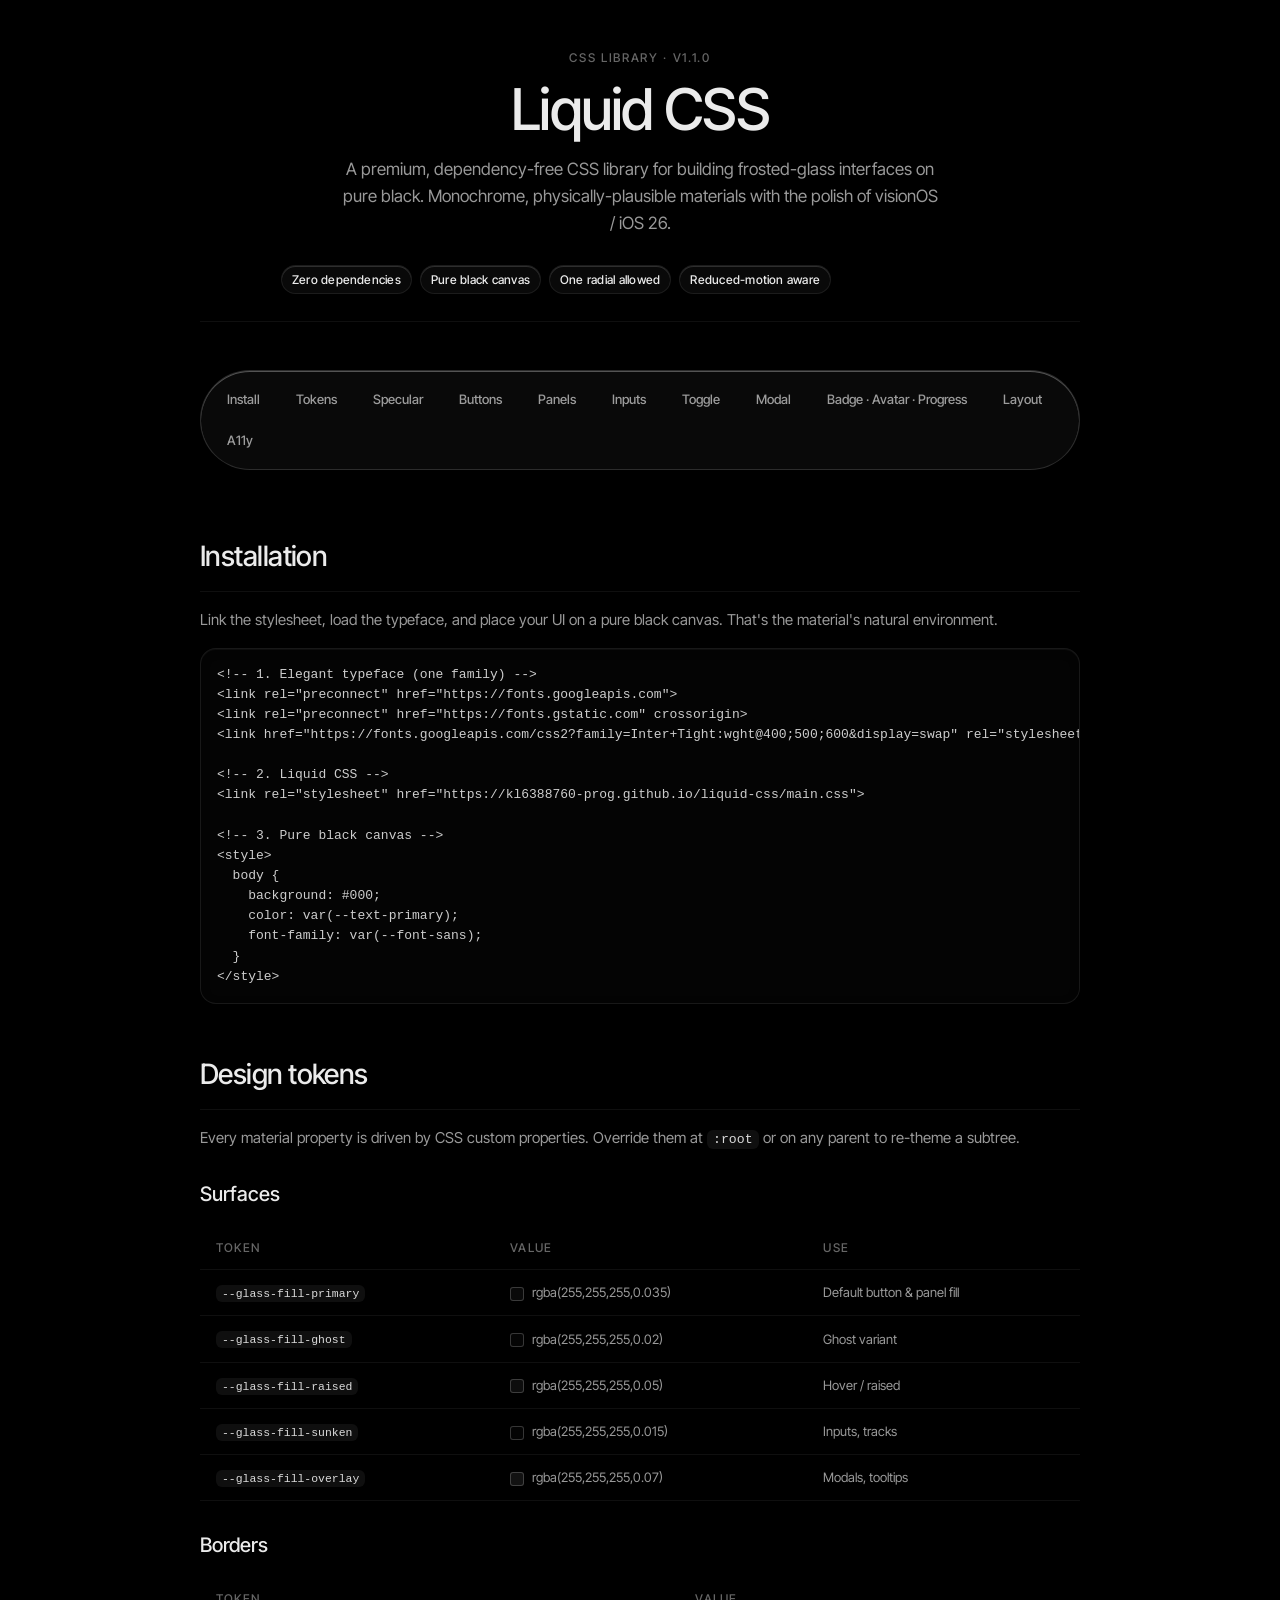
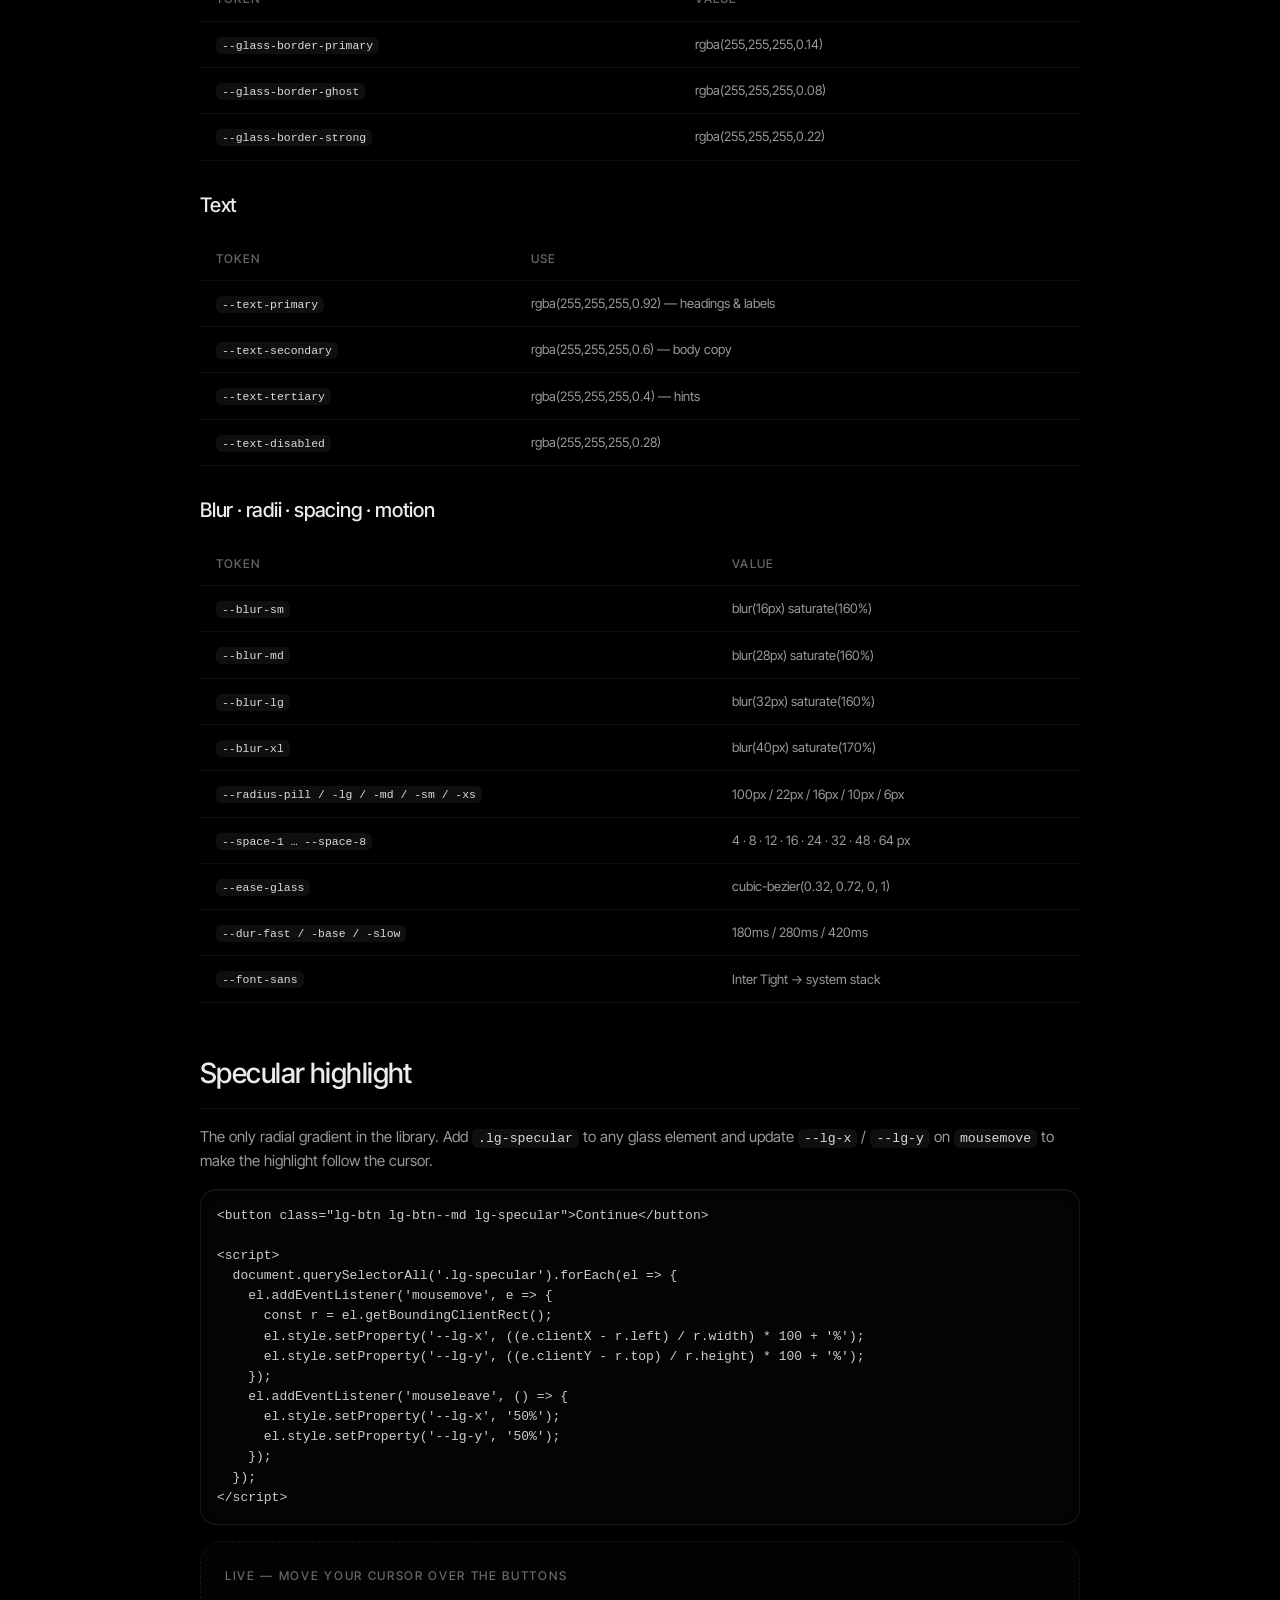
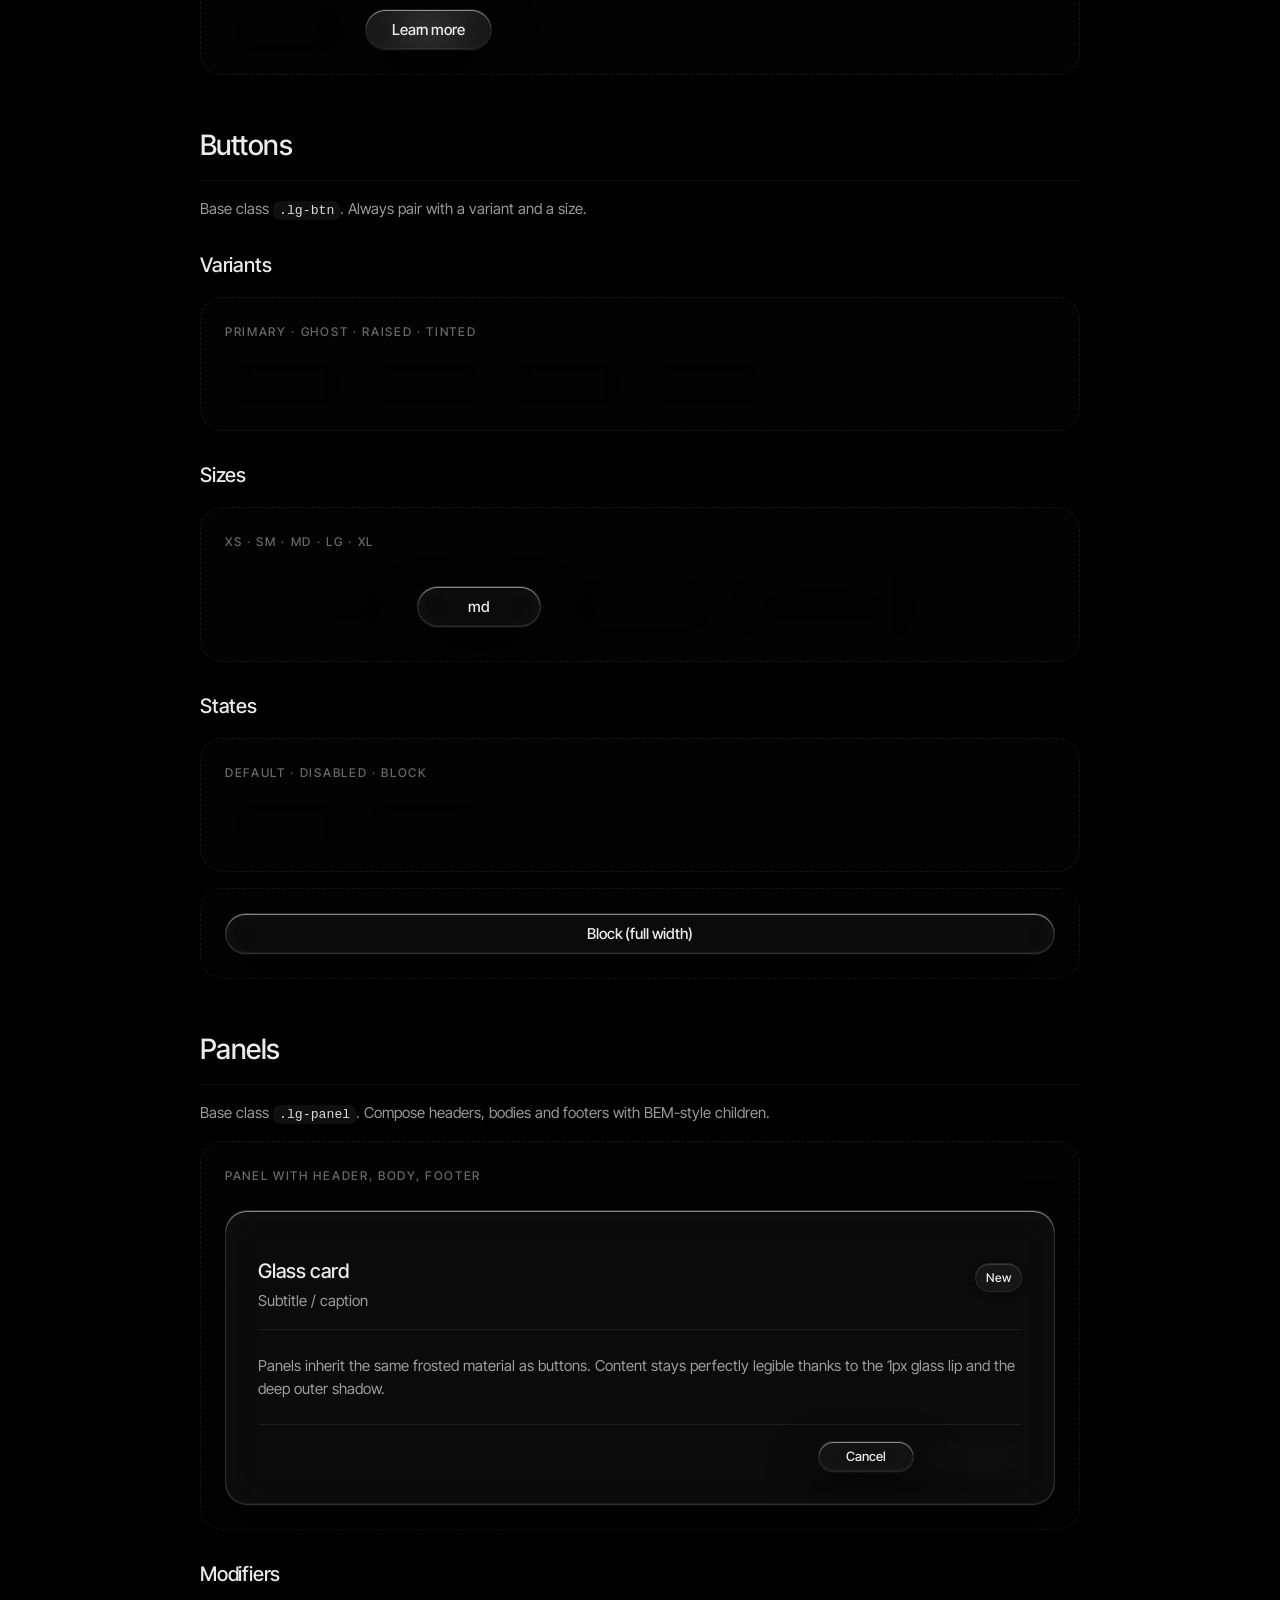
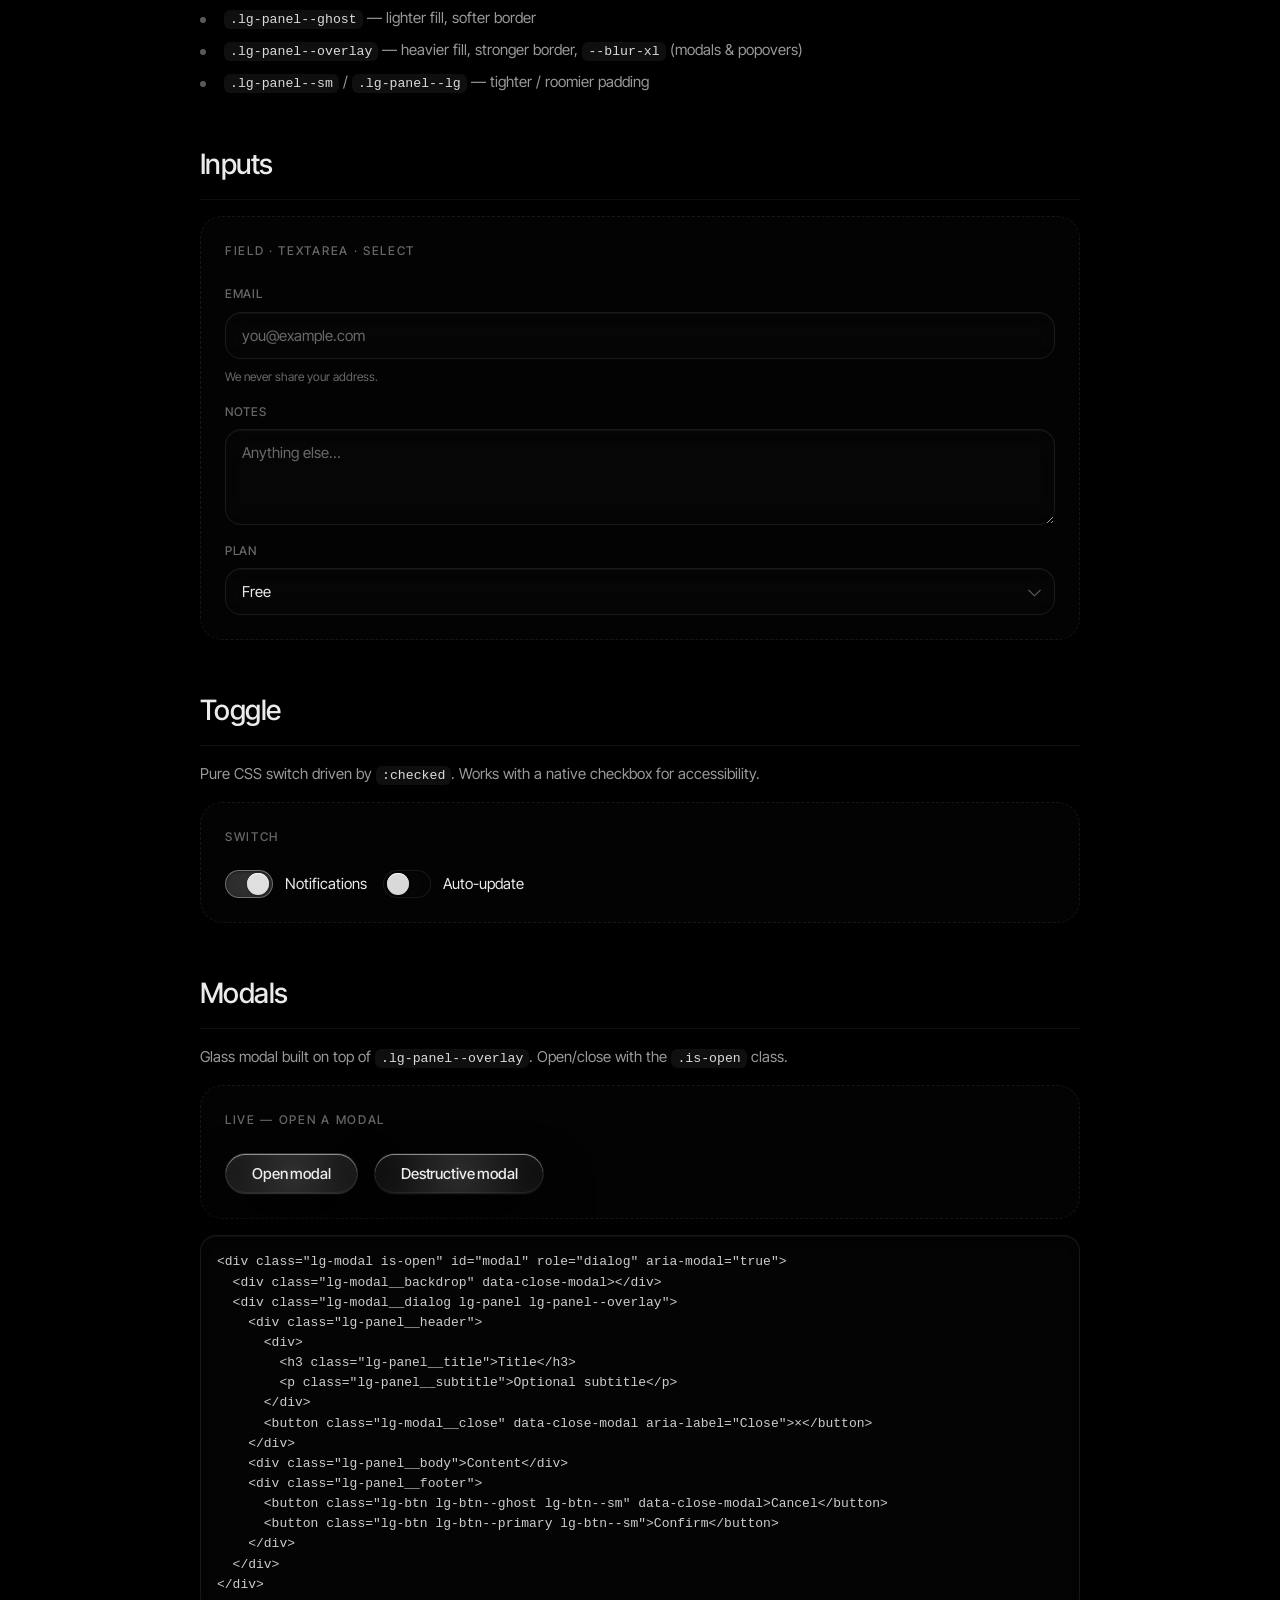
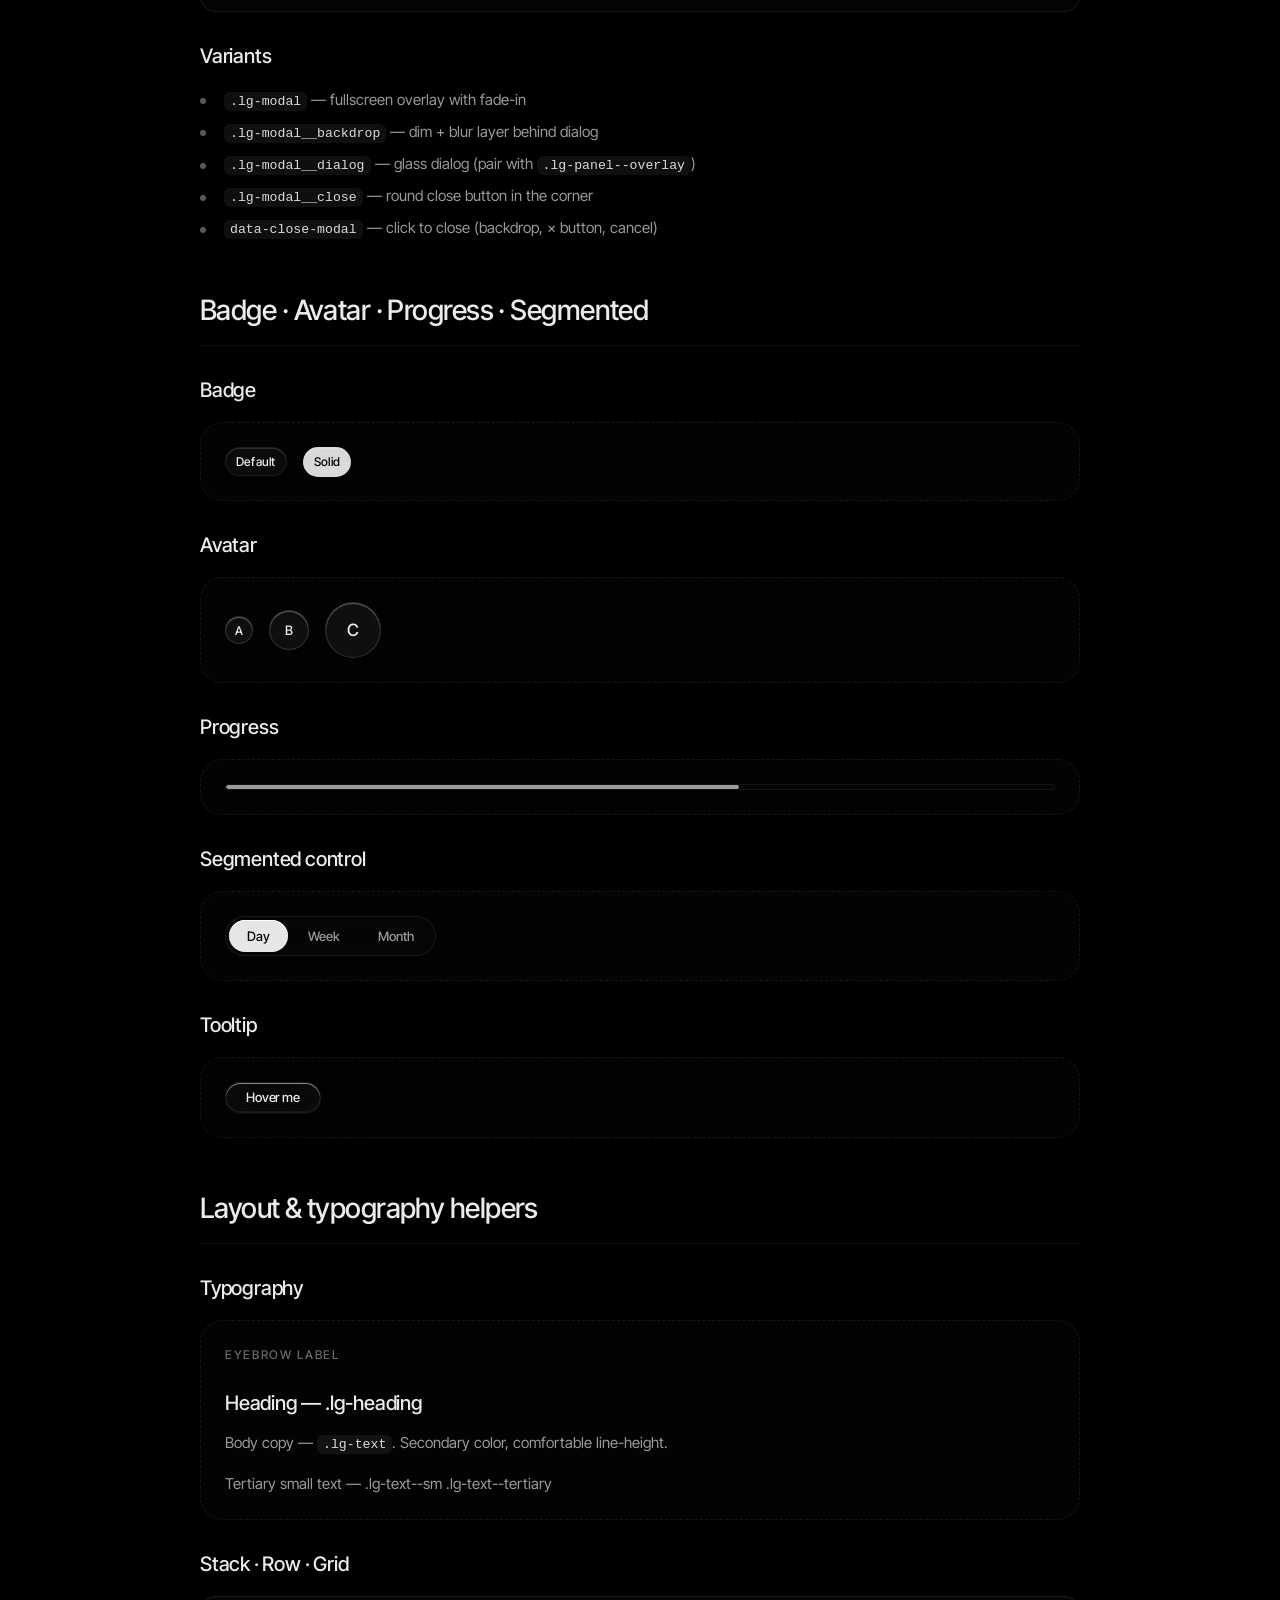
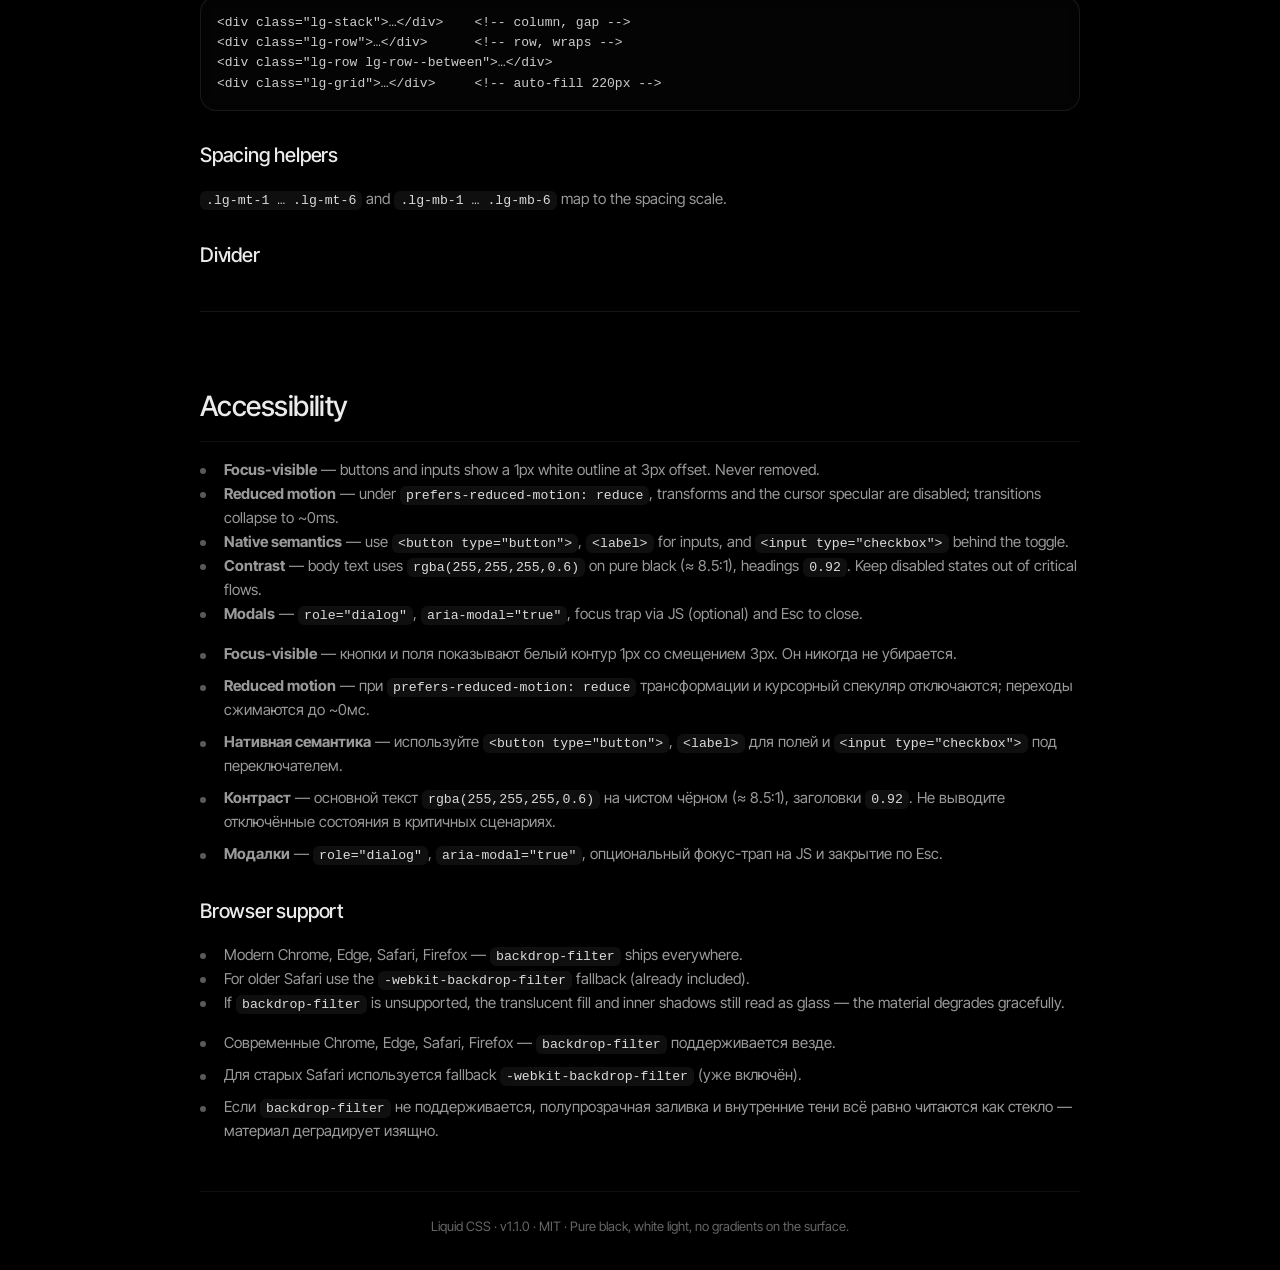
<file: index.html>
<!DOCTYPE html>
<html lang="en">
<head>
  <meta charset="UTF-8">
  <meta name="viewport" content="width=device-width, initial-scale=1.0">
  <title>Liquid CSS — Documentation</title>

  <link rel="preconnect" href="https://fonts.googleapis.com">
  <link rel="preconnect" href="https://fonts.gstatic.com" crossorigin>
  <link href="https://fonts.googleapis.com/css2?family=Inter+Tight:wght@400;500;600&display=swap" rel="stylesheet">

  <!-- ══ Liquid CSS (updated library, see main.css below) ══ -->
  <link rel="stylesheet" href="main.css">

  <style>
    /* ══════════════════════════════════════════════════════
       DOC PAGE LAYOUT (uses Liquid CSS tokens)
       ══════════════════════════════════════════════════════ */
    * { margin: 0; padding: 0; box-sizing: border-box; }

    body {
      background: #000;
      color: var(--text-primary);
      font-family: var(--font-sans);
      text-rendering: optimizeLegibility;
      -webkit-font-smoothing: antialiased;
      -moz-osx-font-smoothing: grayscale;
      line-height: 1.6;
      padding: var(--space-7) var(--space-5);
    }

    .doc {
      max-width: 880px;
      margin: 0 auto;
      display: flex;
      flex-direction: column;
      gap: var(--space-7);
    }

    /* ── Hero ── */
    .doc-hero {
      text-align: center;
      padding-bottom: var(--space-5);
      border-bottom: 1px solid rgba(255, 255, 255, 0.06);
    }

    .doc-hero h1 {
      font-size: clamp(2.4rem, 6vw, 3.6rem);
      font-weight: 500;
      letter-spacing: -0.03em;
      line-height: 1.05;
      margin: var(--space-3) 0 var(--space-4);
      color: var(--text-primary);
    }

    .doc-hero p {
      font-size: var(--fs-lg);
      color: var(--text-secondary);
      max-width: 60ch;
      margin: 0 auto;
    }

    .doc-version {
      display: inline-flex;
      gap: var(--space-2);
      margin-top: var(--space-5);
      flex-wrap: wrap;
      justify-content: center;
    }

    /* ── Language switch ── */
    .lang-switch {
      display: inline-flex;
      gap: 2px;
      padding: 3px;
      background: var(--glass-fill-sunken);
      border: 1px solid var(--glass-border-ghost);
      border-radius: var(--radius-pill);
      backdrop-filter: var(--blur-sm);
      -webkit-backdrop-filter: var(--blur-sm);
      box-shadow:
        inset 0 1px 2px rgba(0, 0, 0, 0.3),
        0 4px 12px rgba(0, 0, 0, 0.3);
      margin-top: var(--space-5);
    }

    .lang-switch button {
      appearance: none;
      border: none;
      background: transparent;
      color: var(--text-secondary);
      font-family: var(--font-sans);
      font-size: var(--fs-sm);
      font-weight: 500;
      padding: 6px 16px;
      border-radius: var(--radius-pill);
      cursor: pointer;
      transition:
        background var(--dur-base) var(--ease-glass),
        color var(--dur-base) var(--ease-glass),
        box-shadow var(--dur-base) var(--ease-glass);
    }

    .lang-switch button:hover {
      color: var(--text-primary);
    }

    .lang-switch button.is-active {
      background: rgba(255, 255, 255, 0.9);
      color: #000;
      box-shadow:
        0 1px 3px rgba(0, 0, 0, 0.4),
        inset 0 1px 0 rgba(255, 255, 255, 0.9);
    }

    .lang-switch button:focus-visible {
      outline: 1px solid rgba(255, 255, 255, 0.6);
      outline-offset: 2px;
    }

    /* ── Section ── */
    .doc-section {
      display: flex;
      flex-direction: column;
      gap: var(--space-4);
    }

    .doc-section h2 {
      font-size: var(--fs-2xl);
      font-weight: 500;
      letter-spacing: -0.02em;
      color: var(--text-primary);
      padding-bottom: var(--space-3);
      border-bottom: 1px solid rgba(255, 255, 255, 0.06);
    }

    .doc-section h3 {
      font-size: var(--fs-xl);
      font-weight: 500;
      letter-spacing: -0.01em;
      color: var(--text-primary);
      margin-top: var(--space-3);
    }

    .doc-section p,
    .doc-section li {
      font-size: var(--fs-md);
      color: var(--text-secondary);
    }

    .doc-section ul {
      list-style: none;
      padding: 0;
      display: flex;
      flex-direction: column;
      gap: var(--space-2);
    }

    .doc-section ul li {
      padding-left: var(--space-5);
      position: relative;
    }

    .doc-section ul li::before {
      content: "";
      position: absolute;
      left: 0;
      top: 0.7em;
      width: 6px;
      height: 6px;
      border-radius: 50%;
      background: rgba(255, 255, 255, 0.35);
    }

    /* ── Code blocks ── */
    pre {
      background: var(--glass-fill-sunken);
      border: 1px solid var(--glass-border-ghost);
      border-radius: var(--radius-md);
      padding: var(--space-4);
      overflow-x: auto;
      font-family: "SF Mono", ui-monospace, "Cascadia Code", Menlo, Consolas, monospace;
      font-size: var(--fs-sm);
      line-height: 1.55;
      color: rgba(255, 255, 255, 0.8);
      backdrop-filter: var(--blur-sm);
      -webkit-backdrop-filter: var(--blur-sm);
      box-shadow:
        inset 0 1px 0 rgba(255, 255, 255, 0.04),
        inset 0 2px 8px rgba(0, 0, 0, 0.25);
      white-space: pre;
    }

    code {
      font-family: "SF Mono", ui-monospace, "Cascadia Code", Menlo, Consolas, monospace;
      font-size: 0.88em;
      color: rgba(255, 255, 255, 0.85);
      background: rgba(255, 255, 255, 0.06);
      padding: 2px 6px;
      border-radius: var(--radius-xs);
    }

    pre code {
      background: none;
      padding: 0;
      color: inherit;
      font-size: inherit;
    }

    /* ── Live examples ── */
    .example {
      display: flex;
      flex-wrap: wrap;
      align-items: center;
      gap: var(--space-4);
      padding: var(--space-5);
      border-radius: var(--radius-lg);
      border: 1px dashed rgba(255, 255, 255, 0.08);
      background: rgba(255, 255, 255, 0.01);
    }

    .example--column {
      flex-direction: column;
      align-items: stretch;
    }

    .example__label {
      width: 100%;
      font-size: var(--fs-xs);
      font-weight: 500;
      letter-spacing: 0.14em;
      text-transform: uppercase;
      color: var(--text-tertiary);
      margin-bottom: var(--space-2);
    }

    /* ── Token table ── */
    .token-table {
      width: 100%;
      border-collapse: collapse;
      font-size: var(--fs-sm);
    }

    .token-table th,
    .token-table td {
      text-align: left;
      padding: var(--space-3) var(--space-4);
      border-bottom: 1px solid rgba(255, 255, 255, 0.06);
    }

    .token-table th {
      font-weight: 500;
      color: var(--text-tertiary);
      text-transform: uppercase;
      letter-spacing: 0.1em;
      font-size: var(--fs-xs);
    }

    .token-table td {
      color: var(--text-secondary);
    }

    .token-table td:first-child {
      color: var(--text-primary);
      white-space: nowrap;
    }

    .swatch {
      display: inline-block;
      width: 14px;
      height: 14px;
      border-radius: 3px;
      border: 1px solid rgba(255, 255, 255, 0.2);
      vertical-align: middle;
      margin-right: 8px;
    }

    /* ── Sticky nav ── */
    .doc-nav {
      position: sticky;
      top: var(--space-4);
      z-index: 10;
      display: flex;
      flex-wrap: wrap;
      gap: var(--space-2);
      padding: var(--space-3);
      border-radius: var(--radius-pill);
      background: rgba(255, 255, 255, 0.035);
      border: 1px solid var(--glass-border-primary);
      backdrop-filter: var(--blur-lg);
      -webkit-backdrop-filter: var(--blur-lg);
      box-shadow:
        inset 0 1px 0 rgba(255, 255, 255, 0.3),
        0 12px 32px rgba(0, 0, 0, 0.6);
      margin-bottom: var(--space-4);
    }

    .doc-nav a {
      font-size: var(--fs-sm);
      font-weight: 500;
      color: var(--text-secondary);
      text-decoration: none;
      padding: 6px 14px;
      border-radius: var(--radius-pill);
      transition: color var(--dur-base) var(--ease-glass),
                  background var(--dur-base) var(--ease-glass);
    }

    .doc-nav a:hover {
      color: var(--text-primary);
      background: rgba(255, 255, 255, 0.06);
    }

    /* ── Footer ── */
    .doc-footer {
      text-align: center;
      padding-top: var(--space-5);
      border-top: 1px solid rgba(255, 255, 255, 0.06);
      color: var(--text-tertiary);
      font-size: var(--fs-sm);
    }

    /* language visibility: hide all, show active */
    [data-lang] { display: none; }
    html[data-active-lang="en"] [data-lang="en"],
    html[data-active-lang="ru"] [data-lang="ru"] {
      display: revert;
    }
  </style>
</head>
<body>

<div class="doc">

  <!-- ══════════════════ HERO ══════════════════ -->
  <header class="doc-hero">
    <div class="lg-eyebrow" data-lang="en">CSS Library · v1.1.0</div>
    <div class="lg-eyebrow" data-lang="ru">CSS-библиотека · v1.1.0</div>

    <h1>Liquid CSS</h1>

    <p data-lang="en">A premium, dependency-free CSS library for building frosted-glass interfaces on pure black. Monochrome, physically-plausible materials with the polish of visionOS / iOS 26.</p>
    <p data-lang="ru">Премиальная CSS-библиотека без зависимостей для создания интерфейсов из матового стекла на чистом чёрном фоне. Монохром, физически правдоподобные материалы с полировкой уровня visionOS / iOS 26.</p>

    <div class="doc-version">
      <span class="lg-badge" data-lang="en">Zero dependencies</span>
      <span class="lg-badge" data-lang="ru">Без зависимостей</span>
      <span class="lg-badge" data-lang="en">Pure black canvas</span>
      <span class="lg-badge" data-lang="ru">Чистый чёрный холст</span>
      <span class="lg-badge" data-lang="en">One radial allowed</span>
      <span class="lg-badge" data-lang="ru">Один радиальный градиент</span>
      <span class="lg-badge" data-lang="en">Reduced-motion aware</span>
      <span class="lg-badge" data-lang="ru">Учитывает reduced-motion</span>
    </div>

    <div class="lang-switch" role="group" aria-label="Language / Язык">
      <button type="button" data-lang-btn="en" class="is-active">English</button>
      <button type="button" data-lang-btn="ru">Русский</button>
    </div>
  </header>

  <!-- ══════════════════ NAV ══════════════════ -->
  <nav class="doc-nav">
    <a href="#install" data-lang="en">Install</a>
    <a href="#install" data-lang="ru">Установка</a>

    <a href="#tokens" data-lang="en">Tokens</a>
    <a href="#tokens" data-lang="ru">Токены</a>

    <a href="#specular" data-lang="en">Specular</a>
    <a href="#specular" data-lang="ru">Спекуляр</a>

    <a href="#buttons" data-lang="en">Buttons</a>
    <a href="#buttons" data-lang="ru">Кнопки</a>

    <a href="#panels" data-lang="en">Panels</a>
    <a href="#panels" data-lang="ru">Панели</a>

    <a href="#inputs" data-lang="en">Inputs</a>
    <a href="#inputs" data-lang="ru">Поля</a>

    <a href="#toggle" data-lang="en">Toggle</a>
    <a href="#toggle" data-lang="ru">Переключатель</a>

    <a href="#modal" data-lang="en">Modal</a>
    <a href="#modal" data-lang="ru">Модальные окна</a>

    <a href="#misc" data-lang="en">Badge · Avatar · Progress</a>
    <a href="#misc" data-lang="ru">Бейдж · Аватар · Прогресс</a>

    <a href="#layout" data-lang="en">Layout</a>
    <a href="#layout" data-lang="ru">Макет</a>

    <a href="#a11y" data-lang="en">A11y</a>
    <a href="#a11y" data-lang="ru">Доступность</a>
  </nav>

  <!-- ══════════════════ INSTALL ══════════════════ -->
  <section class="doc-section" id="install">
    <h2 data-lang="en">Installation</h2>
    <h2 data-lang="ru">Установка</h2>

    <p data-lang="en">Link the stylesheet, load the typeface, and place your UI on a pure black canvas. That's the material's natural environment.</p>
    <p data-lang="ru">Подключите stylesheet, загрузите шрифт и разместите интерфейс на чистом чёрном фоне. Это естественная среда материала.</p>

    <pre><code>&lt;!-- 1. Elegant typeface (one family) --&gt;
&lt;link rel="preconnect" href="https://fonts.googleapis.com"&gt;
&lt;link rel="preconnect" href="https://fonts.gstatic.com" crossorigin&gt;
&lt;link href="https://fonts.googleapis.com/css2?family=Inter+Tight:wght@400;500;600&amp;display=swap" rel="stylesheet"&gt;

&lt;!-- 2. Liquid CSS --&gt;
&lt;link rel="stylesheet" href="https://kl6388760-prog.github.io/liquid-css/main.css"&gt;

&lt;!-- 3. Pure black canvas --&gt;
&lt;style&gt;
  body {
    background: #000;
    color: var(--text-primary);
    font-family: var(--font-sans);
  }
&lt;/style&gt;</code></pre>
  </section>

  <!-- ══════════════════ TOKENS ══════════════════ -->
  <section class="doc-section" id="tokens">
    <h2 data-lang="en">Design tokens</h2>
    <h2 data-lang="ru">Токены дизайна</h2>

    <p data-lang="en">Every material property is driven by CSS custom properties. Override them at <code>:root</code> or on any parent to re-theme a subtree.</p>
    <p data-lang="ru">Все свойства материала задаются CSS-переменными. Переопределяйте их на <code>:root</code> или на любом родителе, чтобы переоформить поддерево.</p>

    <h3 data-lang="en">Surfaces</h3>
    <h3 data-lang="ru">Поверхности</h3>
    <table class="token-table">
      <thead>
        <tr>
          <th>Token</th>
          <th data-lang="en">Value</th>
          <th data-lang="ru">Значение</th>
          <th data-lang="en">Use</th>
          <th data-lang="ru">Использование</th>
        </tr>
      </thead>
      <tbody>
        <tr><td><code>--glass-fill-primary</code></td><td><span class="swatch" style="background:rgba(255,255,255,0.035)"></span>rgba(255,255,255,0.035)</td><td data-lang="en">Default button &amp; panel fill</td><td data-lang="ru">Заливка кнопок и панелей по умолчанию</td></tr>
        <tr><td><code>--glass-fill-ghost</code></td><td><span class="swatch" style="background:rgba(255,255,255,0.02)"></span>rgba(255,255,255,0.02)</td><td data-lang="en">Ghost variant</td><td data-lang="ru">Призрачный вариант</td></tr>
        <tr><td><code>--glass-fill-raised</code></td><td><span class="swatch" style="background:rgba(255,255,255,0.05)"></span>rgba(255,255,255,0.05)</td><td data-lang="en">Hover / raised</td><td data-lang="ru">Наведение / приподнятое</td></tr>
        <tr><td><code>--glass-fill-sunken</code></td><td><span class="swatch" style="background:rgba(255,255,255,0.015)"></span>rgba(255,255,255,0.015)</td><td data-lang="en">Inputs, tracks</td><td data-lang="ru">Поля ввода, дорожки</td></tr>
        <tr><td><code>--glass-fill-overlay</code></td><td><span class="swatch" style="background:rgba(255,255,255,0.07)"></span>rgba(255,255,255,0.07)</td><td data-lang="en">Modals, tooltips</td><td data-lang="ru">Модалки, тултипы</td></tr>
      </tbody>
    </table>

    <h3 data-lang="en">Borders</h3>
    <h3 data-lang="ru">Границы</h3>
    <table class="token-table">
      <thead>
        <tr>
          <th>Token</th>
          <th data-lang="en">Value</th>
          <th data-lang="ru">Значение</th>
        </tr>
      </thead>
      <tbody>
        <tr><td><code>--glass-border-primary</code></td><td>rgba(255,255,255,0.14)</td></tr>
        <tr><td><code>--glass-border-ghost</code></td><td>rgba(255,255,255,0.08)</td></tr>
        <tr><td><code>--glass-border-strong</code></td><td>rgba(255,255,255,0.22)</td></tr>
      </tbody>
    </table>

    <h3 data-lang="en">Text</h3>
    <h3 data-lang="ru">Текст</h3>
    <table class="token-table">
      <thead>
        <tr>
          <th>Token</th>
          <th data-lang="en">Use</th>
          <th data-lang="ru">Использование</th>
        </tr>
      </thead>
      <tbody>
        <tr><td><code>--text-primary</code></td><td data-lang="en">rgba(255,255,255,0.92) — headings &amp; labels</td><td data-lang="ru">rgba(255,255,255,0.92) — заголовки и метки</td></tr>
        <tr><td><code>--text-secondary</code></td><td data-lang="en">rgba(255,255,255,0.6) — body copy</td><td data-lang="ru">rgba(255,255,255,0.6) — основной текст</td></tr>
        <tr><td><code>--text-tertiary</code></td><td data-lang="en">rgba(255,255,255,0.4) — hints</td><td data-lang="ru">rgba(255,255,255,0.4) — подсказки</td></tr>
        <tr><td><code>--text-disabled</code></td><td>rgba(255,255,255,0.28)</td></tr>
      </tbody>
    </table>

    <h3 data-lang="en">Blur · radii · spacing · motion</h3>
    <h3 data-lang="ru">Размытие · радиусы · отступы · анимация</h3>
    <table class="token-table">
      <thead>
        <tr>
          <th>Token</th>
          <th data-lang="en">Value</th>
          <th data-lang="ru">Значение</th>
        </tr>
      </thead>
      <tbody>
        <tr><td><code>--blur-sm</code></td><td>blur(16px) saturate(160%)</td></tr>
        <tr><td><code>--blur-md</code></td><td>blur(28px) saturate(160%)</td></tr>
        <tr><td><code>--blur-lg</code></td><td>blur(32px) saturate(160%)</td></tr>
        <tr><td><code>--blur-xl</code></td><td>blur(40px) saturate(170%)</td></tr>
        <tr><td><code>--radius-pill / -lg / -md / -sm / -xs</code></td><td>100px / 22px / 16px / 10px / 6px</td></tr>
        <tr><td><code>--space-1 … --space-8</code></td><td>4 · 8 · 12 · 16 · 24 · 32 · 48 · 64 px</td></tr>
        <tr><td><code>--ease-glass</code></td><td>cubic-bezier(0.32, 0.72, 0, 1)</td></tr>
        <tr><td><code>--dur-fast / -base / -slow</code></td><td>180ms / 280ms / 420ms</td></tr>
        <tr><td><code>--font-sans</code></td><td>Inter Tight → system stack</td></tr>
      </tbody>
    </table>
  </section>

  <!-- ══════════════════ SPECULAR ══════════════════ -->
  <section class="doc-section" id="specular">
    <h2 data-lang="en">Specular highlight</h2>
    <h2 data-lang="ru">Спекулярный блик</h2>

    <p data-lang="en">The only radial gradient in the library. Add <code>.lg-specular</code> to any glass element and update <code>--lg-x</code> / <code>--lg-y</code> on <code>mousemove</code> to make the highlight follow the cursor.</p>
    <p data-lang="ru">Единственный радиальный градиент в библиотеке. Добавьте <code>.lg-specular</code> к любому стеклянному элементу и обновляйте <code>--lg-x</code> / <code>--lg-y</code> на <code>mousemove</code>, чтобы блик следовал за курсором.</p>

    <pre><code>&lt;button class="lg-btn lg-btn--md lg-specular"&gt;Continue&lt;/button&gt;

&lt;script&gt;
  document.querySelectorAll('.lg-specular').forEach(el =&gt; {
    el.addEventListener('mousemove', e =&gt; {
      const r = el.getBoundingClientRect();
      el.style.setProperty('--lg-x', ((e.clientX - r.left) / r.width) * 100 + '%');
      el.style.setProperty('--lg-y', ((e.clientY - r.top) / r.height) * 100 + '%');
    });
    el.addEventListener('mouseleave', () =&gt; {
      el.style.setProperty('--lg-x', '50%');
      el.style.setProperty('--lg-y', '50%');
    });
  });
&lt;/script&gt;</code></pre>

    <div class="example">
      <span class="example__label" data-lang="en">Live — move your cursor over the buttons</span>
      <span class="example__label" data-lang="ru">Живой пример — подвигайте курсором по кнопкам</span>
      <button type="button" class="lg-btn lg-btn--primary lg-btn--md lg-specular" data-specular>Continue</button>
      <button type="button" class="lg-btn lg-btn--ghost lg-btn--md lg-specular" data-specular>Learn more</button>
    </div>
  </section>

  <!-- ══════════════════ BUTTONS ══════════════════ -->
  <section class="doc-section" id="buttons">
    <h2 data-lang="en">Buttons</h2>
    <h2 data-lang="ru">Кнопки</h2>

    <p data-lang="en">Base class <code>.lg-btn</code>. Always pair with a variant and a size.</p>
    <p data-lang="ru">Базовый класс <code>.lg-btn</code>. Всегда сочетайте с вариантом и размером.</p>

    <h3 data-lang="en">Variants</h3>
    <h3 data-lang="ru">Варианты</h3>
    <div class="example">
      <span class="example__label">Primary · Ghost · Raised · Tinted</span>
      <button type="button" class="lg-btn lg-btn--primary lg-btn--md lg-specular" data-specular>Primary</button>
      <button type="button" class="lg-btn lg-btn--ghost lg-btn--md lg-specular" data-specular>Ghost</button>
      <button type="button" class="lg-btn lg-btn--raised lg-btn--md lg-specular" data-specular>Raised</button>
      <button type="button" class="lg-btn lg-btn--tinted lg-btn--md lg-specular" data-specular>Tinted</button>
    </div>

    <h3 data-lang="en">Sizes</h3>
    <h3 data-lang="ru">Размеры</h3>
    <div class="example">
      <span class="example__label">xs · sm · md · lg · xl</span>
      <button type="button" class="lg-btn lg-btn--primary lg-btn--xs">xs</button>
      <button type="button" class="lg-btn lg-btn--primary lg-btn--sm">sm</button>
      <button type="button" class="lg-btn lg-btn--primary lg-btn--md">md</button>
      <button type="button" class="lg-btn lg-btn--primary lg-btn--lg">lg</button>
      <button type="button" class="lg-btn lg-btn--primary lg-btn--xl">xl</button>
    </div>

    <h3 data-lang="en">States</h3>
    <h3 data-lang="ru">Состояния</h3>
    <div class="example">
      <span class="example__label" data-lang="en">Default · Disabled · Block</span>
      <span class="example__label" data-lang="ru">Обычная · Отключённая · На всю ширину</span>
      <button type="button" class="lg-btn lg-btn--primary lg-btn--md">Default</button>
      <button type="button" class="lg-btn lg-btn--primary lg-btn--md" disabled>Disabled</button>
    </div>
    <div class="example example--column">
      <button type="button" class="lg-btn lg-btn--primary lg-btn--md lg-btn--block">Block (full width)</button>
    </div>
  </section>

  <!-- ══════════════════ PANELS ══════════════════ -->
  <section class="doc-section" id="panels">
    <h2 data-lang="en">Panels</h2>
    <h2 data-lang="ru">Панели</h2>

    <p data-lang="en">Base class <code>.lg-panel</code>. Compose headers, bodies and footers with BEM-style children.</p>
    <p data-lang="ru">Базовый класс <code>.lg-panel</code>. Собирайте из заголовка, тела и подвала по BEM.</p>

    <div class="example example--column">
      <span class="example__label" data-lang="en">Panel with header, body, footer</span>
      <span class="example__label" data-lang="ru">Панель с заголовком, телом и подвалом</span>
      <div class="lg-panel" style="max-width:100%;">
        <div class="lg-panel__header">
          <div>
            <h3 class="lg-panel__title" data-lang="en">Glass card</h3>
            <h3 class="lg-panel__title" data-lang="ru">Стеклянная карточка</h3>
            <p class="lg-panel__subtitle" data-lang="en">Subtitle / caption</p>
            <p class="lg-panel__subtitle" data-lang="ru">Подзаголовок / подпись</p>
          </div>
          <span class="lg-badge" data-lang="en">New</span>
          <span class="lg-badge" data-lang="ru">Новое</span>
        </div>
        <div class="lg-panel__body">
          <span data-lang="en">Panels inherit the same frosted material as buttons. Content stays perfectly legible thanks to the 1px glass lip and the deep outer shadow.</span>
          <span data-lang="ru">Панели наследуют тот же матовый материал, что и кнопки. Контент остаётся идеально читаемым благодаря 1px стеклянной кромке и глубокой внешней тени.</span>
        </div>
        <div class="lg-panel__footer">
          <button type="button" class="lg-btn lg-btn--ghost lg-btn--sm" data-lang="en">Cancel</button>
          <button type="button" class="lg-btn lg-btn--ghost lg-btn--sm" data-lang="ru">Отмена</button>
          <button type="button" class="lg-btn lg-btn--primary lg-btn--sm lg-specular" data-specular data-lang="en">Confirm</button>
          <button type="button" class="lg-btn lg-btn--primary lg-btn--sm lg-specular" data-specular data-lang="ru">Подтвердить</button>
        </div>
      </div>
    </div>

    <h3 data-lang="en">Modifiers</h3>
    <h3 data-lang="ru">Модификаторы</h3>
    <ul>
      <li><code>.lg-panel--ghost</code> <span data-lang="en">— lighter fill, softer border</span><span data-lang="ru">— более прозрачная заливка, мягкая граница</span></li>
      <li><code>.lg-panel--overlay</code> <span data-lang="en">— heavier fill, stronger border, <code>--blur-xl</code> (modals &amp; popovers)</span><span data-lang="ru">— плотнее заливка, сильнее граница, <code>--blur-xl</code> (модалки и поповеры)</span></li>
      <li><code>.lg-panel--sm</code> / <code>.lg-panel--lg</code> <span data-lang="en">— tighter / roomier padding</span><span data-lang="ru">— плотнее / просторнее отступы</span></li>
    </ul>
  </section>

  <!-- ══════════════════ INPUTS ══════════════════ -->
  <section class="doc-section" id="inputs">
    <h2 data-lang="en">Inputs</h2>
    <h2 data-lang="ru">Поля ввода</h2>

    <div class="example example--column">
      <span class="example__label" data-lang="en">Field · textarea · select</span>
      <span class="example__label" data-lang="ru">Поле · текстовая область · селект</span>

      <div class="lg-field">
        <label class="lg-label" for="doc-email" data-lang="en">Email</label>
        <label class="lg-label" for="doc-email" data-lang="ru">Эл. почта</label>
        <input id="doc-email" class="lg-input" type="email" placeholder="you@example.com">
        <span class="lg-hint" data-lang="en">We never share your address.</span>
        <span class="lg-hint" data-lang="ru">Мы не передаём ваш адрес третьим лицам.</span>
      </div>

      <div class="lg-field">
        <label class="lg-label" for="doc-notes" data-lang="en">Notes</label>
        <label class="lg-label" for="doc-notes" data-lang="ru">Заметки</label>
        <textarea id="doc-notes" class="lg-textarea" placeholder="Anything else…"></textarea>
      </div>

      <div class="lg-field">
        <label class="lg-label" for="doc-plan" data-lang="en">Plan</label>
        <label class="lg-label" for="doc-plan" data-lang="ru">Тариф</label>
        <div class="lg-select-wrap">
          <select id="doc-plan" class="lg-select">
            <option data-lang="en">Free</option>
            <option data-lang="ru">Бесплатный</option>
            <option data-lang="en">Pro</option>
            <option data-lang="ru">Про</option>
            <option data-lang="en">Team</option>
            <option data-lang="ru">Команда</option>
          </select>
        </div>
      </div>
    </div>
  </section>

  <!-- ══════════════════ TOGGLE ══════════════════ -->
  <section class="doc-section" id="toggle">
    <h2 data-lang="en">Toggle</h2>
    <h2 data-lang="ru">Переключатель</h2>

    <p data-lang="en">Pure CSS switch driven by <code>:checked</code>. Works with a native checkbox for accessibility.</p>
    <p data-lang="ru">Переключатель на чистом CSS через <code>:checked</code>. Работает с нативным чекбоксом для доступности.</p>

    <div class="example">
      <span class="example__label" data-lang="en">Switch</span>
      <span class="example__label" data-lang="ru">Свитч</span>
      <label class="lg-toggle">
        <input type="checkbox" class="lg-toggle__input" checked>
        <span class="lg-toggle__track"><span class="lg-toggle__thumb"></span></span>
        <span class="lg-toggle__label" data-lang="en">Notifications</span>
        <span class="lg-toggle__label" data-lang="ru">Уведомления</span>
      </label>
      <label class="lg-toggle">
        <input type="checkbox" class="lg-toggle__input">
        <span class="lg-toggle__track"><span class="lg-toggle__thumb"></span></span>
        <span class="lg-toggle__label" data-lang="en">Auto-update</span>
        <span class="lg-toggle__label" data-lang="ru">Автообновление</span>
      </label>
    </div>
  </section>

  <!-- ══════════════════ MODAL ══════════════════ -->
  <section class="doc-section" id="modal">
    <h2 data-lang="en">Modals</h2>
    <h2 data-lang="ru">Модальные окна</h2>

    <p data-lang="en">Glass modal built on top of <code>.lg-panel--overlay</code>. Open/close with the <code>.is-open</code> class.</p>
    <p data-lang="ru">Стеклянная модалка построена поверх <code>.lg-panel--overlay</code>. Открытие/закрытие через класс <code>.is-open</code>.</p>

    <div class="example example--column">
      <span class="example__label" data-lang="en">Live — open a modal</span>
      <span class="example__label" data-lang="ru">Живой пример — откройте модалку</span>
      <div style="display:flex;flex-wrap:wrap;gap:16px;">
        <button type="button" class="lg-btn lg-btn--primary lg-btn--md lg-specular" data-specular data-open-modal="modal-basic">
          <span data-lang="en">Open modal</span>
          <span data-lang="ru">Открыть модалку</span>
        </button>
        <button type="button" class="lg-btn lg-btn--ghost lg-btn--md lg-specular" data-specular data-open-modal="modal-danger">
          <span data-lang="en">Destructive modal</span>
          <span data-lang="ru">Опасное действие</span>
        </button>
      </div>
    </div>

    <pre><code>&lt;div class="lg-modal is-open" id="modal" role="dialog" aria-modal="true"&gt;
  &lt;div class="lg-modal__backdrop" data-close-modal&gt;&lt;/div&gt;
  &lt;div class="lg-modal__dialog lg-panel lg-panel--overlay"&gt;
    &lt;div class="lg-panel__header"&gt;
      &lt;div&gt;
        &lt;h3 class="lg-panel__title"&gt;Title&lt;/h3&gt;
        &lt;p class="lg-panel__subtitle"&gt;Optional subtitle&lt;/p&gt;
      &lt;/div&gt;
      &lt;button class="lg-modal__close" data-close-modal aria-label="Close"&gt;×&lt;/button&gt;
    &lt;/div&gt;
    &lt;div class="lg-panel__body"&gt;Content&lt;/div&gt;
    &lt;div class="lg-panel__footer"&gt;
      &lt;button class="lg-btn lg-btn--ghost lg-btn--sm" data-close-modal&gt;Cancel&lt;/button&gt;
      &lt;button class="lg-btn lg-btn--primary lg-btn--sm"&gt;Confirm&lt;/button&gt;
    &lt;/div&gt;
  &lt;/div&gt;
&lt;/div&gt;</code></pre>

    <h3 data-lang="en">Variants</h3>
    <h3 data-lang="ru">Варианты</h3>
    <ul>
      <li><code>.lg-modal</code> — <span data-lang="en">fullscreen overlay with fade-in</span><span data-lang="ru">оверлей на весь экран с плавным появлением</span></li>
      <li><code>.lg-modal__backdrop</code> — <span data-lang="en">dim + blur layer behind dialog</span><span data-lang="ru">затемнение + размытие под диалогом</span></li>
      <li><code>.lg-modal__dialog</code> — <span data-lang="en">glass dialog (pair with <code>.lg-panel--overlay</code>)</span><span data-lang="ru">стеклянный диалог (используйте с <code>.lg-panel--overlay</code>)</span></li>
      <li><code>.lg-modal__close</code> — <span data-lang="en">round close button in the corner</span><span data-lang="ru">круглая кнопка закрытия в углу</span></li>
      <li><code>data-close-modal</code> — <span data-lang="en">click to close (backdrop, × button, cancel)</span><span data-lang="ru">клик для закрытия (фон, ×, отмена)</span></li>
    </ul>
  </section>

  <!-- ══════════════════ MISC ══════════════════ -->
  <section class="doc-section" id="misc">
    <h2 data-lang="en">Badge · Avatar · Progress · Segmented</h2>
    <h2 data-lang="ru">Бейдж · Аватар · Прогресс · Сегменты</h2>

    <h3 data-lang="en">Badge</h3>
    <h3 data-lang="ru">Бейдж</h3>
    <div class="example">
      <span class="lg-badge" data-lang="en">Default</span>
      <span class="lg-badge" data-lang="ru">Обычный</span>
      <span class="lg-badge lg-badge--solid" data-lang="en">Solid</span>
      <span class="lg-badge lg-badge--solid" data-lang="ru">Плотный</span>
    </div>

    <h3 data-lang="en">Avatar</h3>
    <h3 data-lang="ru">Аватар</h3>
    <div class="example">
      <span class="lg-avatar lg-avatar--sm">A</span>
      <span class="lg-avatar">B</span>
      <span class="lg-avatar lg-avatar--lg">C</span>
    </div>

    <h3 data-lang="en">Progress</h3>
    <h3 data-lang="ru">Прогресс</h3>
    <div class="example example--column">
      <div class="lg-progress"><div class="lg-progress__fill" style="width:62%"></div></div>
    </div>

    <h3 data-lang="en">Segmented control</h3>
    <h3 data-lang="ru">Сегментированный контрол</h3>
    <div class="example">
      <div class="lg-segmented" role="tablist">
        <button type="button" class="lg-segmented__item is-active" role="tab" aria-selected="true" data-lang="en">Day</button>
        <button type="button" class="lg-segmented__item is-active" role="tab" aria-selected="true" data-lang="ru">День</button>
        <button type="button" class="lg-segmented__item" role="tab" aria-selected="false" data-lang="en">Week</button>
        <button type="button" class="lg-segmented__item" role="tab" aria-selected="false" data-lang="ru">Неделя</button>
        <button type="button" class="lg-segmented__item" role="tab" aria-selected="false" data-lang="en">Month</button>
        <button type="button" class="lg-segmented__item" role="tab" aria-selected="false" data-lang="ru">Месяц</button>
      </div>
    </div>

    <h3 data-lang="en">Tooltip</h3>
    <h3 data-lang="ru">Тултип</h3>
    <div class="example">
      <span class="lg-tooltip">
        <button type="button" class="lg-btn lg-btn--ghost lg-btn--sm" data-lang="en">Hover me</button>
        <button type="button" class="lg-btn lg-btn--ghost lg-btn--sm" data-lang="ru">Наведи</button>
        <span class="lg-tooltip__content" role="tooltip" data-lang="en">Frosted tooltip</span>
        <span class="lg-tooltip__content" role="tooltip" data-lang="ru">Матовый тултип</span>
      </span>
    </div>
  </section>

  <!-- ══════════════════ LAYOUT ══════════════════ -->
  <section class="doc-section" id="layout">
    <h2 data-lang="en">Layout &amp; typography helpers</h2>
    <h2 data-lang="ru">Помощники макета и типографики</h2>

    <h3 data-lang="en">Typography</h3>
    <h3 data-lang="ru">Типографика</h3>
    <div class="example example--column">
      <div class="lg-eyebrow" data-lang="en">Eyebrow label</div>
      <div class="lg-eyebrow" data-lang="ru">Надзаголовок</div>
      <h3 class="lg-heading" data-lang="en">Heading — .lg-heading</h3>
      <h3 class="lg-heading" data-lang="ru">Заголовок — .lg-heading</h3>
      <p class="lg-text" data-lang="en">Body copy — <code>.lg-text</code>. Secondary color, comfortable line-height.</p>
      <p class="lg-text" data-lang="ru">Основной текст — <code>.lg-text</code>. Вторичный цвет, удобная высота строки.</p>
      <p class="lg-text lg-text--sm lg-text--tertiary" data-lang="en">Tertiary small text — .lg-text--sm .lg-text--tertiary</p>
      <p class="lg-text lg-text--sm lg-text--tertiary" data-lang="ru">Третичный мелкий текст — .lg-text--sm .lg-text--tertiary</p>
    </div>

    <h3 data-lang="en">Stack · Row · Grid</h3>
    <h3 data-lang="ru">Стопка · Ряд · Сетка</h3>
    <pre><code>&lt;div class="lg-stack"&gt;…&lt;/div&gt;    &lt;!-- column, gap --&gt;
&lt;div class="lg-row"&gt;…&lt;/div&gt;      &lt;!-- row, wraps --&gt;
&lt;div class="lg-row lg-row--between"&gt;…&lt;/div&gt;
&lt;div class="lg-grid"&gt;…&lt;/div&gt;     &lt;!-- auto-fill 220px --&gt;</code></pre>

    <h3 data-lang="en">Spacing helpers</h3>
    <h3 data-lang="ru">Помощники отступов</h3>
    <p data-lang="en"><code>.lg-mt-1 … .lg-mt-6</code> and <code>.lg-mb-1 … .lg-mb-6</code> map to the spacing scale.</p>
    <p data-lang="ru"><code>.lg-mt-1 … .lg-mt-6</code> и <code>.lg-mb-1 … .lg-mb-6</code> соответствуют шкале отступов.</p>

    <h3 data-lang="en">Divider</h3>
    <h3 data-lang="ru">Разделитель</h3>
    <hr class="lg-divider">
  </section>

  <!-- ══════════════════ A11Y ══════════════════ -->
  <section class="doc-section" id="a11y">
    <h2 data-lang="en">Accessibility</h2>
    <h2 data-lang="ru">Доступность</h2>

    <ul data-lang="en">
      <li><strong>Focus-visible</strong> — buttons and inputs show a 1px white outline at 3px offset. Never removed.</li>
      <li><strong>Reduced motion</strong> — under <code>prefers-reduced-motion: reduce</code>, transforms and the cursor specular are disabled; transitions collapse to ~0ms.</li>
      <li><strong>Native semantics</strong> — use <code>&lt;button type="button"&gt;</code>, <code>&lt;label&gt;</code> for inputs, and <code>&lt;input type="checkbox"&gt;</code> behind the toggle.</li>
      <li><strong>Contrast</strong> — body text uses <code>rgba(255,255,255,0.6)</code> on pure black (≈ 8.5:1), headings <code>0.92</code>. Keep disabled states out of critical flows.</li>
      <li><strong>Modals</strong> — <code>role="dialog"</code>, <code>aria-modal="true"</code>, focus trap via JS (optional) and Esc to close.</li>
    </ul>
    <ul data-lang="ru">
      <li><strong>Focus-visible</strong> — кнопки и поля показывают белый контур 1px со смещением 3px. Он никогда не убирается.</li>
      <li><strong>Reduced motion</strong> — при <code>prefers-reduced-motion: reduce</code> трансформации и курсорный спекуляр отключаются; переходы сжимаются до ~0мс.</li>
      <li><strong>Нативная семантика</strong> — используйте <code>&lt;button type="button"&gt;</code>, <code>&lt;label&gt;</code> для полей и <code>&lt;input type="checkbox"&gt;</code> под переключателем.</li>
      <li><strong>Контраст</strong> — основной текст <code>rgba(255,255,255,0.6)</code> на чистом чёрном (≈ 8.5:1), заголовки <code>0.92</code>. Не выводите отключённые состояния в критичных сценариях.</li>
      <li><strong>Модалки</strong> — <code>role="dialog"</code>, <code>aria-modal="true"</code>, опциональный фокус-трап на JS и закрытие по Esc.</li>
    </ul>

    <h3 data-lang="en">Browser support</h3>
    <h3 data-lang="ru">Поддержка браузеров</h3>
    <ul data-lang="en">
      <li>Modern Chrome, Edge, Safari, Firefox — <code>backdrop-filter</code> ships everywhere.</li>
      <li>For older Safari use the <code>-webkit-backdrop-filter</code> fallback (already included).</li>
      <li>If <code>backdrop-filter</code> is unsupported, the translucent fill and inner shadows still read as glass — the material degrades gracefully.</li>
    </ul>
    <ul data-lang="ru">
      <li>Современные Chrome, Edge, Safari, Firefox — <code>backdrop-filter</code> поддерживается везде.</li>
      <li>Для старых Safari используется fallback <code>-webkit-backdrop-filter</code> (уже включён).</li>
      <li>Если <code>backdrop-filter</code> не поддерживается, полупрозрачная заливка и внутренние тени всё равно читаются как стекло — материал деградирует изящно.</li>
    </ul>
  </section>

  <!-- ══════════════════ FOOTER ══════════════════ -->
  <footer class="doc-footer">
    <span data-lang="en">Liquid CSS · v1.1.0 · MIT · Pure black, white light, no gradients on the surface.</span>
    <span data-lang="ru">Liquid CSS · v1.1.0 · MIT · Чистый чёрный, белый свет, никаких градиентов на поверхности.</span>
  </footer>

</div>

<!-- ══════════════════ MODALS (in DOM, hidden by default) ══════════════════ -->
<div class="lg-modal" id="modal-basic" role="dialog" aria-modal="true" aria-labelledby="modal-basic-title">
  <div class="lg-modal__backdrop" data-close-modal></div>
  <div class="lg-modal__dialog lg-panel lg-panel--overlay">
    <div class="lg-panel__header">
      <div>
        <h3 class="lg-panel__title" id="modal-basic-title" data-lang="en">Glass dialog</h3>
        <h3 class="lg-panel__title" id="modal-basic-title-ru" data-lang="ru">Стеклянный диалог</h3>
        <p class="lg-panel__subtitle" data-lang="en">Built with .lg-panel--overlay</p>
        <p class="lg-panel__subtitle" data-lang="ru">Построен на .lg-panel--overlay</p>
      </div>
      <button type="button" class="lg-modal__close" data-close-modal aria-label="Close">×</button>
    </div>
    <div class="lg-panel__body">
      <span data-lang="en">This dialog uses the same frosted glass recipe as buttons and panels. The backdrop dims and blurs the page behind it.</span>
      <span data-lang="ru">Этот диалог использует тот же рецепт матового стекла, что кнопки и панели. Фон затемняется и размывается позади него.</span>
    </div>
    <div class="lg-panel__footer">
      <button type="button" class="lg-btn lg-btn--ghost lg-btn--sm" data-close-modal data-lang="en">Cancel</button>
      <button type="button" class="lg-btn lg-btn--ghost lg-btn--sm" data-close-modal data-lang="ru">Отмена</button>
      <button type="button" class="lg-btn lg-btn--primary lg-btn--sm lg-specular" data-specular data-close-modal data-lang="en">Confirm</button>
      <button type="button" class="lg-btn lg-btn--primary lg-btn--sm lg-specular" data-specular data-close-modal data-lang="ru">Подтвердить</button>
    </div>
  </div>
</div>

<div class="lg-modal" id="modal-danger" role="dialog" aria-modal="true" aria-labelledby="modal-danger-title">
  <div class="lg-modal__backdrop" data-close-modal></div>
  <div class="lg-modal__dialog lg-panel lg-panel--overlay">
    <div class="lg-panel__header">
      <div>
        <h3 class="lg-panel__title" id="modal-danger-title" data-lang="en">Delete item?</h3>
        <h3 class="lg-panel__title" id="modal-danger-title-ru" data-lang="ru">Удалить элемент?</h3>
        <p class="lg-panel__subtitle" data-lang="en">This action cannot be undone</p>
        <p class="lg-panel__subtitle" data-lang="ru">Это действие нельзя отменить</p>
      </div>
      <button type="button" class="lg-modal__close" data-close-modal aria-label="Close">×</button>
    </div>
    <div class="lg-panel__body">
      <span data-lang="en">The selected item will be permanently removed from your account.</span>
      <span data-lang="ru">Выбранный элемент будет безвозвратно удалён из вашей учётной записи.</span>
    </div>
    <div class="lg-panel__footer">
      <button type="button" class="lg-btn lg-btn--ghost lg-btn--sm" data-close-modal data-lang="en">Cancel</button>
      <button type="button" class="lg-btn lg-btn--ghost lg-btn--sm" data-close-modal data-lang="ru">Отмена</button>
      <button type="button" class="lg-btn lg-btn--primary lg-btn--sm lg-specular" data-specular data-close-modal data-lang="en">Delete</button>
      <button type="button" class="lg-btn lg-btn--primary lg-btn--sm lg-specular" data-specular data-close-modal data-lang="ru">Удалить</button>
    </div>
  </div>
</div>

<!-- ══════════════════ JS: specular + modals + i18n ══════════════════ -->
<script>
  (function () {
    'use strict';

    // ────────────────────────────────────────────────────────
    // 1. LANGUAGE SWITCH
    //    html[data-active-lang="en|ru"] controls visibility of [data-lang]
    // ────────────────────────────────────────────────────────
    var html = document.documentElement;
    var langButtons = document.querySelectorAll('[data-lang-btn]');

    function setLang(lang) {
      html.setAttribute('data-active-lang', lang);
      langButtons.forEach(function (btn) {
        btn.classList.toggle('is-active', btn.getAttribute('data-lang-btn') === lang);
      });
      document.documentElement.lang = lang;
    }

    langButtons.forEach(function (btn) {
      btn.addEventListener('click', function () {
        setLang(btn.getAttribute('data-lang-btn'));
      });
    });

    // default language = English
    setLang('en');

    // ────────────────────────────────────────────────────────
    // 2. SPECULAR (cursor-follow highlight)
    // ────────────────────────────────────────────────────────
    var reducedMotion = window.matchMedia('(prefers-reduced-motion: reduce)').matches;

    function bindSpecular(el) {
      if (reducedMotion || el.disabled) return;
      el.addEventListener('mousemove', function (e) {
        var r = el.getBoundingClientRect();
        el.style.setProperty('--lg-x', ((e.clientX - r.left) / r.width) * 100 + '%');
        el.style.setProperty('--lg-y', ((e.clientY - r.top) / r.height) * 100 + '%');
      });
      el.addEventListener('mouseleave', function () {
        el.style.setProperty('--lg-x', '50%');
        el.style.setProperty('--lg-y', '50%');
      });
    }

    document.querySelectorAll('[data-specular]').forEach(bindSpecular);

    // ────────────────────────────────────────────────────────
    // 3. MODALS
    //    - open:  [data-open-modal="id"]
    //    - close: [data-close-modal] inside the modal, or Esc
    // ────────────────────────────────────────────────────────
    function openModal(id) {
      var modal = document.getElementById(id);
      if (!modal) return;
      modal.classList.add('is-open');
      document.body.style.overflow = 'hidden';
      // focus first focusable element
      var focusable = modal.querySelector('button, [href], input, select, textarea, [tabindex]:not([tabindex="-1"])');
      if (focusable) focusable.focus();
    }

    function closeModal(modal) {
      if (!modal) return;
      modal.classList.remove('is-open');
      document.body.style.overflow = '';
    }

    document.querySelectorAll('[data-open-modal]').forEach(function (btn) {
      btn.addEventListener('click', function () {
        openModal(btn.getAttribute('data-open-modal'));
      });
    });

    document.querySelectorAll('[data-close-modal]').forEach(function (btn) {
      btn.addEventListener('click', function () {
        closeModal(btn.closest('.lg-modal'));
      });
    });

    document.addEventListener('keydown', function (e) {
      if (e.key === 'Escape') {
        document.querySelectorAll('.lg-modal.is-open').forEach(closeModal);
      }
    });

    // close on backdrop click
    document.querySelectorAll('.lg-modal__backdrop').forEach(function (bd) {
      bd.addEventListener('click', function () {
        closeModal(bd.closest('.lg-modal'));
      });
    });
  })();
</script>

</body>
</html>
</file>
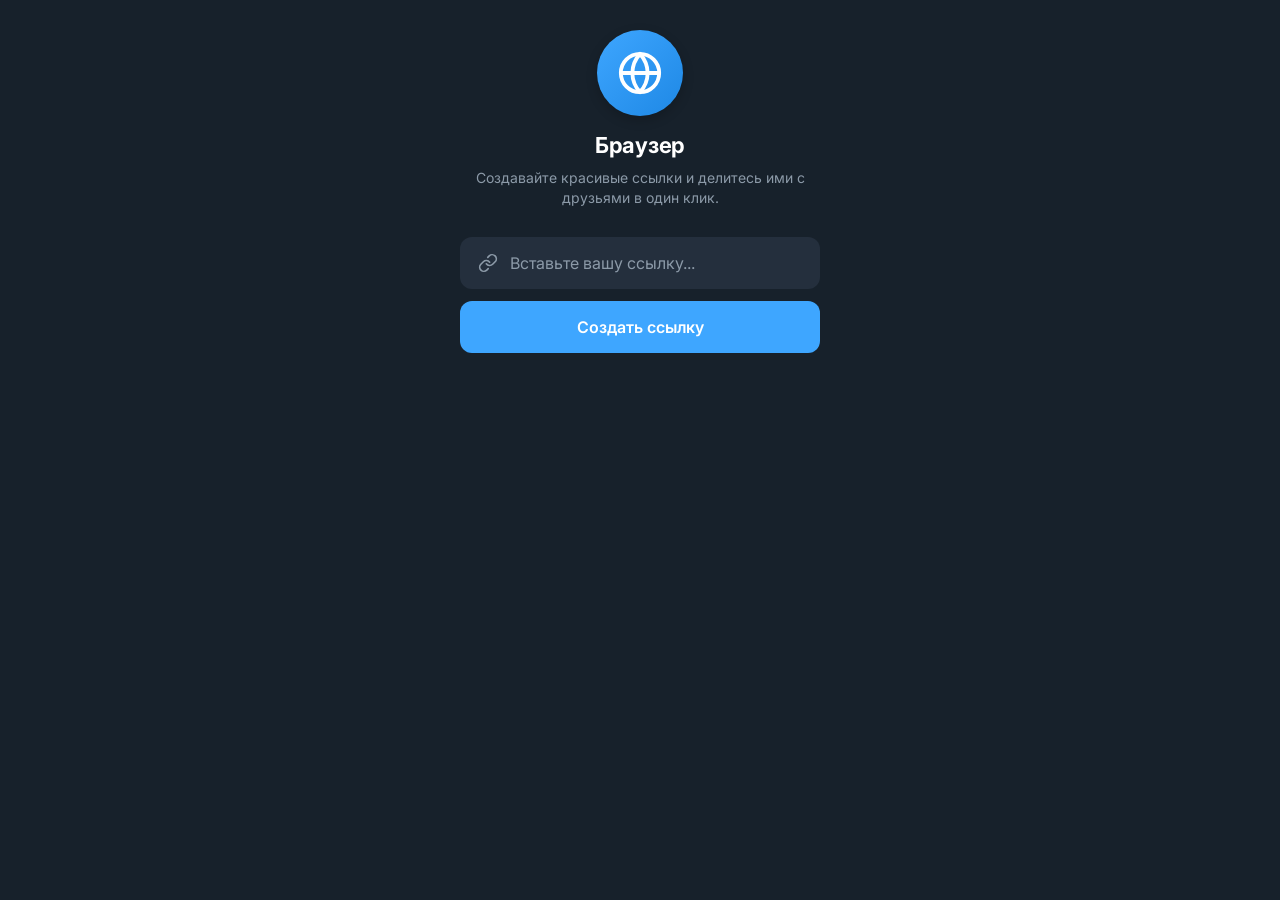
<file: mini-app.html>
<!DOCTYPE html>
<html lang="ru">
<head>
    <meta charset="UTF-8">
    <meta name="viewport" content="width=device-width, initial-scale=1.0, maximum-scale=1.0, user-scalable=no">
    <title>Браузер</title>
    
    <!-- Шрифт Inter -->
    <link rel="preconnect" href="https://fonts.googleapis.com">
    <link rel="preconnect" href="https://fonts.gstatic.com" crossorigin>
    <link href="https://fonts.googleapis.com/css2?family=Inter:wght@400;500;600;700&display=swap" rel="stylesheet">
    
    <style>
        :root {
            --bg-color: #17212b; 
            --surface-color: #242f3d; 
            --text-primary: #ffffff;
            --text-secondary: #8c9aa8;
            --accent-blue: #3ea6ff;
            --accent-blue-hover: #2b90e5;
            --success-green: #32c7a6;
        }

        * {
            box-sizing: border-box;
            margin: 0;
            padding: 0;
            -webkit-tap-highlight-color: transparent;
        }

        body {
            background-color: var(--bg-color);
            color: var(--text-primary);
            font-family: 'Inter', -apple-system, BlinkMacSystemFont, sans-serif;
            display: flex;
            justify-content: center;
            min-height: 100vh;
            -webkit-font-smoothing: antialiased;
            -moz-osx-font-smoothing: grayscale;
        }

        .app-container {
            width: 100%;
            max-width: 400px;
            padding: 30px 20px;
            display: flex;
            flex-direction: column;
            align-items: center;
        }

        /* Шапка */
        .profile-header {
            display: flex;
            flex-direction: column;
            align-items: center;
            text-align: center;
            margin-bottom: 28px;
            width: 100%;
        }

        .avatar-icon {
            width: 86px;
            height: 86px;
            border-radius: 50%;
            background: linear-gradient(135deg, #3ea6ff, #1e88e5);
            display: flex;
            align-items: center;
            justify-content: center;
            margin-bottom: 16px;
            box-shadow: 0 4px 12px rgba(0, 0, 0, 0.2);
        }

        .avatar-icon svg {
            width: 46px;
            height: 46px;
            color: #ffffff;
        }

        .title {
            font-size: 22px;
            font-weight: 700;
            margin-bottom: 10px;
            letter-spacing: -0.3px;
        }

        .description {
            font-size: 14px;
            color: var(--text-secondary);
            line-height: 1.45;
            padding: 0 5px;
            font-weight: 400;
        }

        /* Форма */
        .form-container {
            width: 100%;
            display: flex;
            flex-direction: column;
            gap: 12px;
            margin-bottom: 24px;
        }

        .input-group {
            background-color: var(--surface-color);
            border-radius: 12px;
            display: flex;
            align-items: center;
            padding: 14px 16px;
            width: 100%;
            gap: 12px;
            border: 2px solid transparent;
            transition: border-color 0.2s;
        }

        .input-group:focus-within {
            border-color: var(--accent-blue);
        }

        .input-group svg {
            color: var(--text-secondary);
            flex-shrink: 0;
        }

        .input-group input {
            background: transparent;
            border: none;
            color: var(--text-primary);
            font-size: 16px;
            font-family: inherit;
            outline: none;
            width: 100%;
            font-weight: 400;
        }

        .input-group input::placeholder {
            color: var(--text-secondary);
        }

        /* Кнопка */
        .btn {
            background-color: var(--accent-blue);
            color: #ffffff;
            border: none;
            border-radius: 12px;
            padding: 16px;
            font-size: 16px;
            font-weight: 600;
            font-family: inherit;
            cursor: pointer;
            transition: background-color 0.2s, transform 0.1s;
            width: 100%;
            display: flex;
            justify-content: center;
            align-items: center;
            gap: 8px;
        }

        .btn:active {
            background-color: var(--accent-blue-hover);
            transform: scale(0.98);
        }

        .btn:disabled {
            opacity: 0.5;
            cursor: not-allowed;
        }

        /* Блок с результатом (скрыт по умолчанию) */
        .result-container {
            display: none;
            background-color: var(--surface-color);
            border-radius: 12px;
            padding: 16px;
            width: 100%;
            flex-direction: column;
            gap: 12px;
            animation: fadeIn 0.3s ease;
        }

        .result-container.active {
            display: flex;
        }

        .result-label {
            font-size: 13px;
            color: var(--text-secondary);
            font-weight: 500;
            text-transform: uppercase;
            letter-spacing: 0.5px;
        }

        .link-box {
            display: flex;
            align-items: center;
            justify-content: space-between;
            background-color: #1c2633;
            padding: 12px;
            border-radius: 8px;
            gap: 10px;
        }

        .link-text {
            color: var(--accent-blue);
            font-size: 15px;
            font-weight: 500;
            word-break: break-all;
        }

        .copy-btn {
            background: transparent;
            border: none;
            color: var(--text-secondary);
            cursor: pointer;
            padding: 4px;
            border-radius: 6px;
            display: flex;
            align-items: center;
            justify-content: center;
            transition: color 0.2s, background-color 0.2s;
        }

        .copy-btn:hover {
            color: #fff;
            background-color: rgba(255,255,255,0.1);
        }

        .copy-btn.copied {
            color: var(--success-green);
        }

        @keyframes fadeIn {
            from { opacity: 0; transform: translateY(10px); }
            to { opacity: 1; transform: translateY(0); }
        }

    </style>
</head>
<body>

    <div class="app-container">
        
        <!-- Шапка -->
        <div class="profile-header">
            <!-- Иконка глобуса + звена цепи -->
            <div class="avatar-icon">
                <svg viewBox="0 0 24 24" fill="none" stroke="currentColor" stroke-width="2" stroke-linecap="round" stroke-linejoin="round">
                    <circle cx="12" cy="12" r="10"></circle>
                    <line x1="2" y1="12" x2="22" y2="12"></line>
                    <path d="M12 2a15.3 15.3 0 0 1 4 10 15.3 15.3 0 0 1-4 10 15.3 15.3 0 0 1-4-10 15.3 15.3 0 0 1 4-10z"></path>
                </svg>
            </div>
            
            <h1 class="title">Браузер</h1>
            
            <div class="description">
                Создавайте красивые ссылки и делитесь ими с друзьями в один клик.
            </div>
        </div>

        <!-- Форма создания -->
        <div class="form-container">
            <div class="input-group">
                <svg viewBox="0 0 24 24" width="20" height="20" stroke="currentColor" stroke-width="2" fill="none" stroke-linecap="round" stroke-linejoin="round">
                    <path d="M10 13a5 5 0 0 0 7.54.54l3-3a5 5 0 0 0-7.07-7.07l-1.72 1.71"></path>
                    <path d="M14 11a5 5 0 0 0-7.54-.54l-3 3a5 5 0 0 0 7.07 7.07l1.71-1.71"></path>
                </svg>
                <input type="url" id="urlInput" placeholder="Вставьте вашу ссылку..." autocomplete="off">
            </div>
            
            <button class="btn" id="createBtn">
                Создать ссылку
            </button>
        </div>

        <!-- Результат -->
        <div class="result-container" id="resultContainer">
            <span class="result-label">Ваша ссылка готова:</span>
            <div class="link-box">
                <span class="link-text" id="generatedLink">https://t.me/share/url?...</span>
                <button class="copy-btn" id="copyBtn" title="Скопировать">
                    <svg viewBox="0 0 24 24" width="20" height="20" stroke="currentColor" stroke-width="2" fill="none" stroke-linecap="round" stroke-linejoin="round">
                        <rect x="9" y="9" width="13" height="13" rx="2" ry="2"></rect>
                        <path d="M5 15H4a2 2 0 0 1-2-2V4a2 2 0 0 1 2-2h9a2 2 0 0 1 2 2v1"></path>
                    </svg>
                </button>
            </div>
        </div>

    </div>

    <!-- Логика (JS) -->
    <script>
        const urlInput = document.getElementById('urlInput');
        const createBtn = document.getElementById('createBtn');
        const resultContainer = document.getElementById('resultContainer');
        const generatedLink = document.getElementById('generatedLink');
        const copyBtn = document.getElementById('copyBtn');

        // Обработка кнопки "Создать ссылку"
        createBtn.addEventListener('click', () => {
            let userUrl = urlInput.value.trim();
            
            if (!userUrl) {
                // Если пусто, показываем алерт (или можно тряхнуть инпут)
                urlInput.style.borderColor = '#e53935';
                setTimeout(() => urlInput.style.borderColor = 'transparent', 1000);
                return;
            }

            // Добавляем https:// если пользователь забыл
            if (!userUrl.startsWith('http://') && !userUrl.startsWith('https://')) {
                userUrl = 'https://' + userUrl;
            }

            // Эмуляция создания ссылки (для примера используем Telegram Share)
            const shortLink = `https://t.me/share/url?url=${encodeURIComponent(userUrl)}`;
            
            generatedLink.textContent = shortLink;
            resultContainer.classList.add('active');
            
            // Сбрасываем иконку копирования
            copyBtn.classList.remove('copied');
            copyBtn.innerHTML = `
                <svg viewBox="0 0 24 24" width="20" height="20" stroke="currentColor" stroke-width="2" fill="none" stroke-linecap="round" stroke-linejoin="round">
                    <rect x="9" y="9" width="13" height="13" rx="2" ry="2"></rect>
                    <path d="M5 15H4a2 2 0 0 1-2-2V4a2 2 0 0 1 2-2h9a2 2 0 0 1 2 2v1"></path>
                </svg>
            `;
        });

        // Обработка копирования
        copyBtn.addEventListener('click', () => {
            const textToCopy = generatedLink.textContent;
            
            navigator.clipboard.writeText(textToCopy).then(() => {
                copyBtn.classList.add('copied');
                copyBtn.innerHTML = `
                    <svg viewBox="0 0 24 24" width="20" height="20" stroke="currentColor" stroke-width="3" fill="none" stroke-linecap="round" stroke-linejoin="round">
                        <polyline points="20 6 9 17 4 12"></polyline>
                    </svg>
                `;
                
                setTimeout(() => {
                    copyBtn.classList.remove('copied');
                    copyBtn.innerHTML = `
                        <svg viewBox="0 0 24 24" width="20" height="20" stroke="currentColor" stroke-width="2" fill="none" stroke-linecap="round" stroke-linejoin="round">
                            <rect x="9" y="9" width="13" height="13" rx="2" ry="2"></rect>
                            <path d="M5 15H4a2 2 0 0 1-2-2V4a2 2 0 0 1 2-2h9a2 2 0 0 1 2 2v1"></path>
                        </svg>
                    `;
                }, 2000);
            });
        });

        // Убираем красную рамку при вводе текста
        urlInput.addEventListener('input', () => {
            urlInput.style.borderColor = 'transparent';
        });
    </script>
</body>
</html>
</file>
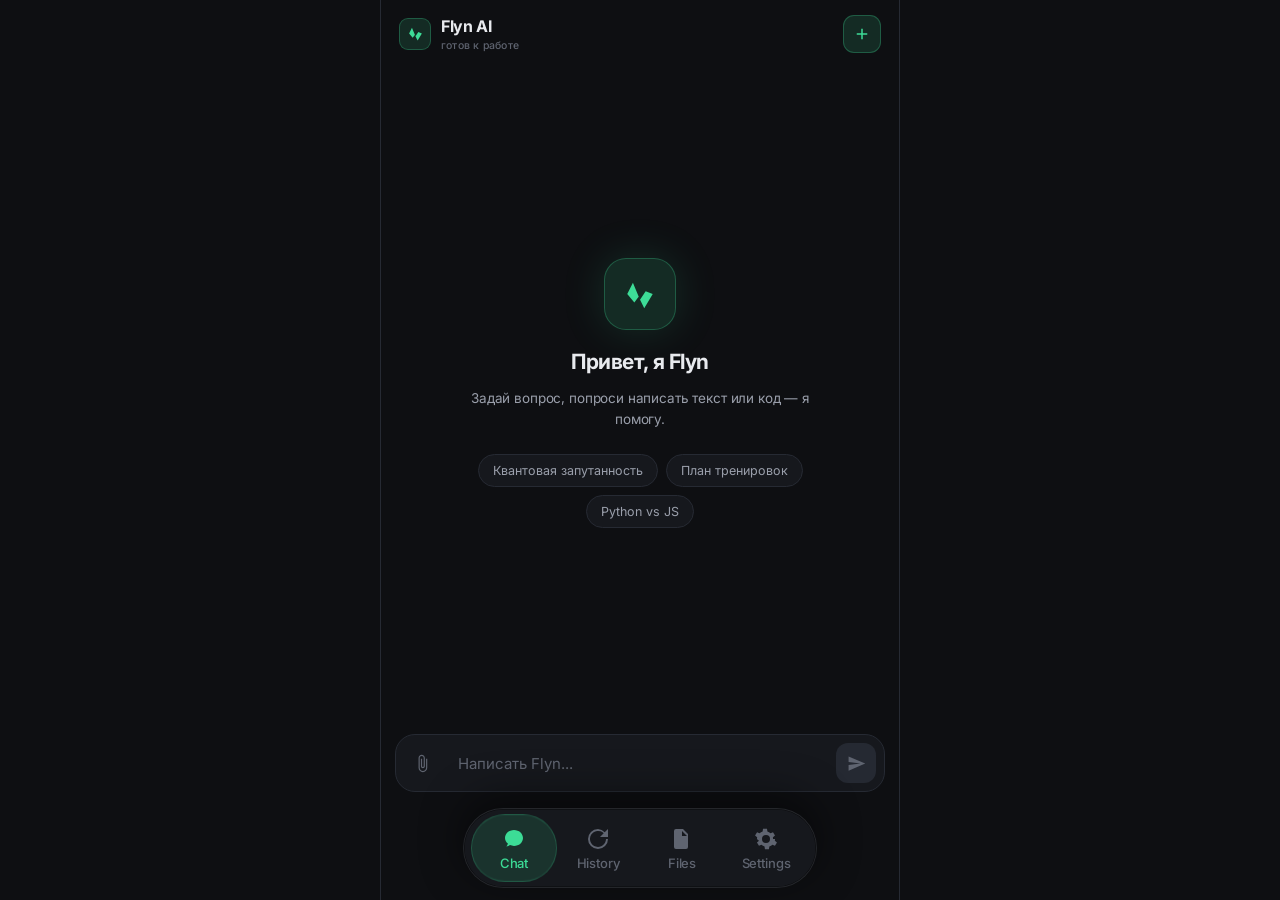
<file: test.html>
<!doctype html>
<html lang="ru">
<head>
<meta charset="UTF-8" />
<meta name="viewport" content="width=device-width, initial-scale=1.0, maximum-scale=1.0, user-scalable=no, viewport-fit=cover" />
<meta name="theme-color" content="#0e0f12" />
<title>Flyn AI</title>
<link rel="preconnect" href="https://fonts.googleapis.com">
<link rel="preconnect" href="https://fonts.gstatic.com" crossorigin>
<link href="https://fonts.googleapis.com/css2?family=Inter:wght@400;500;600;700&family=JetBrains+Mono:wght@500&display=swap" rel="stylesheet">
<script src="https://cdn.jsdelivr.net/npm/gsap@3.13.0/dist/gsap.min.js"
        integrity="sha384-HOvlOYPIs/zjoIkWUGXkVmXsjr8GuZLV+Q+rcPwmJOVZVpvTSXQChiN4t9Euv9Vc"
        crossorigin="anonymous"></script>
<style>
  :root {
    --bg: #0e0f12;
    --surface: #16181d;
    --surface-2: #1d2027;
    --surface-3: #252932;
    --border: #262a33;
    --text: #e8eaee;
    --text-dim: #9a9fab;
    --text-faint: #5f6470;
    --accent: #3ddc97;      /* меняем красный на бирюзу */
    --accent-soft: rgba(61,220,151,0.14);
    --danger: #ff5c7a;
    --bubble-ai: #1a1d24;
    --bubble-user: #21362c;
    --radius: 16px;
    --font: 'Inter', -apple-system, BlinkMacSystemFont, 'Segoe UI', Roboto, sans-serif;
    --mono: 'JetBrains Mono', ui-monospace, Menlo, monospace;
    --safe-top: env(safe-area-inset-top, 0px);
    --safe-bottom: env(safe-area-inset-bottom, 0px);
    --bar-space: 96px;      /* сколько оставить под мини-бар снизу */
  }

  * { box-sizing: border-box; margin: 0; padding: 0; -webkit-tap-highlight-color: transparent; }

  html, body {
    height: 100%;
    overflow: hidden;
    font-family: var(--font);
    background: var(--bg);
    color: var(--text);
    -webkit-font-smoothing: antialiased;
    -moz-osx-font-smoothing: grayscale;
    letter-spacing: -0.01em;
    font-size: 15px;
    line-height: 1.5;
  }

  button, input, textarea { font-family: inherit; color: inherit; }

  #app {
    display: flex;
    flex-direction: column;
    height: 100dvh;
    padding-top: var(--safe-top);
    position: relative;
  }

  /* ================= TOPBAR ================= */
  .topbar {
    display: flex;
    align-items: center;
    justify-content: space-between;
    padding: 14px 18px 10px;
    flex-shrink: 0;
    gap: 12px;
    z-index: 10;
  }
  .brand { display: flex; align-items: center; gap: 10px; }
  .brand-logo {
    width: 32px; height: 32px;
    border-radius: 9px;
    background: var(--accent-soft);
    border: 1px solid rgba(61,220,151,0.28);
    display: grid; place-items: center;
    color: var(--accent);
    flex-shrink: 0;
  }
  .brand-logo svg { width: 17px; height: 17px; fill: currentColor; }
  .brand-name { font-size: 16px; font-weight: 700; letter-spacing: -0.02em; }
  .brand-sub { font-size: 10.5px; color: var(--text-faint); font-weight: 500; letter-spacing: 0.02em; }
  .topbar-actions { display: flex; gap: 8px; }
  .icon-btn {
    width: 38px; height: 38px;
    border-radius: 11px;
    border: 1px solid var(--border);
    background: var(--surface);
    color: var(--text-dim);
    cursor: pointer;
    display: grid; place-items: center;
    transition: background .15s, color .15s, border-color .15s, transform .12s;
    flex-shrink: 0;
  }
  .icon-btn:hover { background: var(--surface-2); color: var(--text); border-color: var(--surface-3); }
  .icon-btn:active { transform: scale(0.94); }
  .icon-btn svg { width: 18px; height: 18px; fill: currentColor; }
  .icon-btn.accent { background: var(--accent-soft); border-color: rgba(61,220,151,0.28); color: var(--accent); }

  /* ================= VIEWS ================= */
  .views {
    flex: 1;
    position: relative;
    overflow: hidden;
    min-height: 0;
    padding-bottom: var(--bar-space); /* оставляем место под мини-бар */
  }
  .view {
    position: absolute; inset: 0; bottom: var(--bar-space);
    display: flex; flex-direction: column;
    opacity: 0; pointer-events: none;
    transform: translateY(6px);
    transition: opacity .25s ease, transform .25s ease;
    min-height: 0;
  }
  .view.active { opacity: 1; pointer-events: auto; transform: none; }

  /* ================= CHAT ================= */
  .chat {
    flex: 1; overflow-y: auto;
    padding: 6px 16px 12px;
    display: flex; flex-direction: column; gap: 14px;
    scroll-behavior: smooth; min-height: 0;
  }
  .chat::-webkit-scrollbar { width: 0; }

  .welcome {
    margin: auto; text-align: center;
    display: flex; flex-direction: column; align-items: center;
    gap: 10px; padding: 24px 20px; max-width: 380px;
  }
  .welcome-logo {
    width: 72px; height: 72px; border-radius: 22px;
    background: var(--accent-soft);
    border: 1px solid rgba(61,220,151,0.28);
    display: grid; place-items: center;
    color: var(--accent); margin-bottom: 6px;
    box-shadow: 0 0 44px rgba(61,220,151,0.15);
  }
  .welcome-logo svg { width: 34px; height: 34px; fill: currentColor; }
  .welcome h1 { font-size: 21px; font-weight: 700; letter-spacing: -0.02em; }
  .welcome p { color: var(--text-dim); font-size: 13.5px; line-height: 1.55; }
  .suggestions { display: flex; flex-wrap: wrap; gap: 8px; justify-content: center; margin-top: 14px; }
  .suggestion {
    background: var(--surface); border: 1px solid var(--border);
    color: var(--text-dim); border-radius: 999px;
    padding: 8px 14px; font-size: 12.5px; cursor: pointer; transition: .15s;
  }
  .suggestion:hover { background: var(--surface-2); color: var(--text); border-color: var(--surface-3); }

  .msg { display: flex; gap: 10px; max-width: 100%; animation: rise .28s cubic-bezier(0.34,1.2,0.64,1); }
  .msg.user { flex-direction: row-reverse; }
  .avatar {
    width: 30px; height: 30px; border-radius: 9px;
    flex-shrink: 0; display: grid; place-items: center;
    font-size: 13px; font-weight: 600;
  }
  .msg.ai .avatar { background: var(--accent-soft); border: 1px solid rgba(61,220,151,0.28); color: var(--accent); }
  .msg.user .avatar { background: var(--surface-2); border: 1px solid var(--border); color: var(--text-dim); }
  .avatar svg { width: 15px; height: 15px; fill: currentColor; }
  .bubble {
    padding: 11px 15px; border-radius: 16px;
    font-size: 14.5px; line-height: 1.55;
    white-space: pre-wrap; word-break: break-word;
    max-width: calc(100% - 46px);
  }
  .msg.ai .bubble { background: var(--bubble-ai); border: 1px solid var(--border); border-top-left-radius: 5px; }
  .msg.user .bubble { background: var(--bubble-user); border: 1px solid rgba(61,220,151,0.22); border-top-right-radius: 5px; color: #d9f5e7; }

  .typing { display: flex; gap: 4px; padding: 3px 1px; }
  .typing span {
    width: 6px; height: 6px; border-radius: 50%;
    background: var(--text-faint); animation: blink 1.2s infinite;
  }
  .typing span:nth-child(2) { animation-delay: .2s; }
  .typing span:nth-child(3) { animation-delay: .4s; }

  @keyframes blink { 0%,60%,100%{opacity:.25} 30%{opacity:1} }
  @keyframes rise { from{opacity:0; transform: translateY(10px) scale(.97);} to{opacity:1; transform:none;} }

  /* ================= COMPOSER ================= */
  .composer-wrap { padding: 6px 14px 12px; flex-shrink: 0; }
  .composer {
    display: flex; align-items: flex-end; gap: 8px;
    padding: 8px 8px 8px 6px;
    border-radius: 20px;
    background: var(--surface);
    border: 1px solid var(--border);
    transition: border-color .2s, box-shadow .2s;
  }
  .composer:focus-within {
    border-color: rgba(61,220,151,0.4);
    box-shadow: 0 0 0 3px rgba(61,220,151,0.08);
  }
  .composer textarea {
    flex: 1; background: transparent; border: none; outline: none; resize: none;
    color: var(--text); font-size: 15px; line-height: 1.45;
    max-height: 120px; min-height: 24px; padding: 8px 8px;
  }
  .composer textarea::placeholder { color: var(--text-faint); }

  .attach-btn, .send-btn {
    width: 40px; height: 40px; border-radius: 12px;
    border: none; cursor: pointer;
    display: grid; place-items: center;
    flex-shrink: 0; transition: background .15s, color .15s, transform .12s;
  }
  .attach-btn { background: transparent; color: var(--text-faint); }
  .attach-btn:hover { background: var(--surface-2); color: var(--text); }
  .attach-btn svg { width: 19px; height: 19px; fill: currentColor; }

  .send-btn { background: var(--accent); color: #0d1a13; }
  .send-btn:not(:disabled):hover { background: #4cecab; }
  .send-btn:not(:disabled):active { transform: scale(0.9); }
  .send-btn:disabled { background: var(--surface-3); color: var(--text-faint); cursor: default; }
  .send-btn svg { width: 19px; height: 19px; fill: currentColor; }

  /* ================= LISTS ================= */
  .panel {
    flex: 1; overflow-y: auto;
    padding: 8px 16px 12px;
    display: flex; flex-direction: column; gap: 10px;
    min-height: 0;
  }
  .panel::-webkit-scrollbar { width: 0; }
  .panel-title {
    font-size: 12px; font-weight: 600; letter-spacing: 0.06em;
    text-transform: uppercase; color: var(--text-faint);
    padding: 6px 4px 2px;
  }
  .empty {
    flex: 1; display: flex; flex-direction: column;
    align-items: center; justify-content: center;
    gap: 8px; color: var(--text-faint); text-align: center; padding: 30px;
  }
  .empty svg { width: 40px; height: 40px; fill: currentColor; opacity: .5; }
  .empty h3 { font-size: 15px; font-weight: 600; color: var(--text-dim); }
  .empty p { font-size: 13px; max-width: 260px; line-height: 1.5; }

  .chat-item {
    display: flex; align-items: center; gap: 12px;
    padding: 12px 14px;
    background: var(--surface);
    border: 1px solid var(--border);
    border-radius: var(--radius);
    cursor: pointer; transition: .15s;
  }
  .chat-item:hover { background: var(--surface-2); border-color: var(--surface-3); }
  .chat-item .ci-icon {
    width: 34px; height: 34px; border-radius: 10px;
    background: var(--accent-soft); color: var(--accent);
    display: grid; place-items: center; flex-shrink: 0;
  }
  .chat-item .ci-icon svg { width: 16px; height: 16px; fill: currentColor; }
  .chat-item .ci-body { flex: 1; min-width: 0; }
  .chat-item .ci-title {
    font-size: 14px; font-weight: 500;
    white-space: nowrap; overflow: hidden; text-overflow: ellipsis;
  }
  .chat-item .ci-meta { font-size: 11.5px; color: var(--text-faint); font-family: var(--mono); }
  .chat-item .ci-del {
    width: 30px; height: 30px; border-radius: 8px;
    border: none; background: transparent; color: var(--text-faint);
    cursor: pointer; display: grid; place-items: center; transition: .15s;
  }
  .chat-item .ci-del:hover { background: rgba(255,92,122,0.12); color: var(--danger); }
  .chat-item .ci-del svg { width: 15px; height: 15px; fill: currentColor; }

  .file-item {
    display: flex; align-items: center; gap: 12px;
    padding: 12px 14px;
    background: var(--surface);
    border: 1px solid var(--border);
    border-radius: var(--radius);
  }
  .file-item .fi-icon {
    width: 34px; height: 34px; border-radius: 10px;
    background: var(--surface-2); color: var(--text-dim);
    display: grid; place-items: center; flex-shrink: 0;
  }
  .file-item .fi-icon svg { width: 16px; height: 16px; fill: currentColor; }
  .file-item .fi-body { flex: 1; min-width: 0; }
  .file-item .fi-name {
    font-size: 14px; font-weight: 500;
    white-space: nowrap; overflow: hidden; text-overflow: ellipsis;
  }
  .file-item .fi-size { font-size: 11.5px; color: var(--text-faint); font-family: var(--mono); }

  /* Settings */
  .settings-group {
    background: var(--surface);
    border: 1px solid var(--border);
    border-radius: var(--radius);
    overflow: hidden;
  }
  .field { padding: 12px 14px; border-bottom: 1px solid var(--border); }
  .field:last-child { border-bottom: none; }
  .field label {
    display: block; font-size: 11.5px; font-weight: 600;
    color: var(--text-dim); margin-bottom: 6px;
    letter-spacing: 0.02em; text-transform: uppercase;
  }
  .field input {
    width: 100%; background: var(--surface-2);
    border: 1px solid var(--border);
    border-radius: 10px; padding: 10px 12px;
    font-size: 14px; outline: none; transition: border-color .15s;
  }
  .field input:focus { border-color: rgba(61,220,151,0.4); }
  .field input::placeholder { color: var(--text-faint); }
  .field .hint { font-size: 11.5px; color: var(--text-faint); margin-top: 6px; line-height: 1.5; }

  .btn-primary {
    width: 100%; padding: 13px;
    background: var(--accent); color: #0d1a13;
    border: none; border-radius: 12px;
    font-size: 14.5px; font-weight: 600;
    cursor: pointer; transition: .15s;
  }
  .btn-primary:hover { background: #4cecab; }
  .btn-primary:active { transform: scale(0.98); }
  .btn-danger {
    width: 100%; padding: 13px;
    background: rgba(255,92,122,0.1); color: var(--danger);
    border: 1px solid rgba(255,92,122,0.28); border-radius: 12px;
    font-size: 14.5px; font-weight: 600;
    cursor: pointer; transition: .15s;
  }
  .btn-danger:hover { background: rgba(255,92,122,0.18); }

  /* ============================================================
     MENU BAR — 1-в-1 из твоего файла, только внизу и в тёмной теме
     ============================================================ */
  .bar-anchor {
    position: fixed;              /* меняем на fixed, чтобы прибить внизу */
    left: 0;
    right: 0;
    bottom: calc(12px + var(--safe-bottom));  /* вместо inset: 0 / center */
    display: flex;
    justify-content: center;
    align-items: center;
    pointer-events: none;
    z-index: 300;
  }

  .menu-bar {
    position: relative;
    display: flex;
    align-items: stretch;
    padding: 8px;
    border-radius: 999px;
    /* тёмная тема вместо #eaeaec */
    background: #16181d;
    backdrop-filter: blur(20px) saturate(160%);
    -webkit-backdrop-filter: blur(20px) saturate(160%);
    border: 1px solid rgba(255, 255, 255, 0.06);
    box-shadow:
      0 -10px 40px rgba(0, 0, 0, 0.5),
      0 0 0 0.5px rgba(0, 0, 0, 0.6) inset;
    pointer-events: auto;
    user-select: none;
    touch-action: none;
  }

  .tab {
    display: flex;
    flex-direction: column;
    align-items: center;
    justify-content: center;
    gap: 4px;
    width: 84px;
    padding: 10px 0 8px;
    background: transparent;
    border: none;
    cursor: pointer;
    /* цвет текста — тёмная тема */
    color: #5f6470;
    font-family: inherit;
    font-size: 13px;
    font-weight: 500;
    letter-spacing: -0.01rem;
    transition: color 0.15s ease;
    outline: none;
    overflow: hidden;
  }

  .tab svg {
    width: 24px;
    height: 24px;
    fill: currentColor;
    display: block;
    flex-shrink: 0;
  }

  .tab-label {
    white-space: nowrap;
  }

  .tab.active {
    color: var(--accent);   /* бирюза вместо #f13545 */
  }

  /* линза — тот же .lens из файла */
  .lens {
    position: absolute;
    z-index: 1;
    top: 6px;
    bottom: 6px;
    left: 8px;
    width: 84px;
    border-radius: 999px;
    background: var(--accent-soft);
    border: 1px solid rgba(61,220,151,0.22);
    will-change: left, width, transform;
  }

  @media (max-width: 768px) {
    .tab { width: 72px; font-size: 12px; padding: 8px 0 7px; }
  }

  /* ================= TOAST ================= */
  .toast {
    position: fixed; left: 50%;
    bottom: calc(var(--bar-space) + var(--safe-bottom) + 8px);
    transform: translate(-50%, 20px);
    background: var(--surface-3); color: var(--text);
    padding: 10px 16px; border-radius: 12px;
    font-size: 13px; font-weight: 500;
    box-shadow: 0 8px 24px rgba(0,0,0,0.5);
    opacity: 0; pointer-events: none;
    transition: opacity .25s, transform .25s;
    z-index: 400;
  }
  .toast.show { opacity: 1; transform: translate(-50%, 0); }

  @media (min-width: 640px) {
    #app { max-width: 520px; margin: 0 auto; border-left: 1px solid var(--border); border-right: 1px solid var(--border); }
    .bar-anchor { max-width: 520px; margin: 0 auto; left: 0; right: 0; }
  }
</style>
</head>
<body>
<div id="app">

  <header class="topbar">
    <div class="brand">
      <div class="brand-logo">
        <svg viewBox="0 0 24 24"><path d="M3 12l4-8 5 12 4-6 5 2-6 10-4-8-3 4z"/></svg>
      </div>
      <div>
        <div class="brand-name">Flyn AI</div>
        <div class="brand-sub" id="statusLabel">готов к работе</div>
      </div>
    </div>
    <div class="topbar-actions">
      <button class="icon-btn accent" id="newChatBtn" title="Новый чат">
        <svg viewBox="0 0 24 24"><path d="M11 5h2v6h6v2h-6v6h-2v-6H5v-2h6z"/></svg>
      </button>
    </div>
  </header>

  <div class="views">

    <!-- CHAT -->
    <section class="view active" data-view="chat">
      <main class="chat" id="chat">
        <div class="welcome" id="welcome">
          <div class="welcome-logo">
            <svg viewBox="0 0 24 24"><path d="M3 12l4-8 5 12 4-6 5 2-6 10-4-8-3 4z"/></svg>
          </div>
          <h1>Привет, я Flyn</h1>
          <p>Задай вопрос, попроси написать текст или код — я помогу.</p>
          <div class="suggestions" id="suggestions">
            <button class="suggestion" data-prompt="Объясни квантовую запутанность простыми словами">Квантовая запутанность</button>
            <button class="suggestion" data-prompt="Напиши план тренировок на неделю для новичка">План тренировок</button>
            <button class="suggestion" data-prompt="Сравни Python и JavaScript для веб-разработки">Python vs JS</button>
          </div>
        </div>
      </main>

      <div class="composer-wrap">
        <div class="composer">
          <button class="attach-btn" id="attachBtn" title="Прикрепить">
            <svg viewBox="0 0 24 24"><path d="M16.5 6v11.5c0 2.21-1.79 4-4 4s-4-1.79-4-4V5c0-1.38 1.12-2.5 2.5-2.5s2.5 1.12 2.5 2.5v10.5c0 .55-.45 1-1 1s-1-.45-1-1V6H10v9.5c0 1.38 1.12 2.5 2.5 2.5s2.5-1.12 2.5-2.5V5c0-2.21-1.79-4-4-4S7 2.79 7 5v12.5c0 3.04 2.46 5.5 5.5 5.5s5.5-2.46 5.5-5.5V6h-1.5z"/></svg>
          </button>
          <textarea id="input" rows="1" placeholder="Написать Flyn..."></textarea>
          <button class="send-btn" id="sendBtn" disabled>
            <svg viewBox="0 0 24 24"><path d="M2.01 21L23 12 2.01 3 2 10l15 2-15 2z"/></svg>
          </button>
        </div>
      </div>
    </section>

    <!-- HISTORY -->
    <section class="view" data-view="history">
      <div class="panel">
        <div class="panel-title">История чатов</div>
        <div id="historyList"></div>
      </div>
    </section>

    <!-- FILES -->
    <section class="view" data-view="files">
      <div class="panel">
        <div class="panel-title">Файлы</div>
        <div id="filesList"></div>
      </div>
    </section>

    <!-- SETTINGS -->
    <section class="view" data-view="settings">
      <div class="panel">
        <div class="panel-title">Подключение API</div>
        <div class="settings-group">
          <div class="field">
            <label>API URL</label>
            <input id="setUrl" type="text" placeholder="https://api.openai.com/v1/chat/completions" />
            <div class="hint">OpenAI, DeepSeek, Groq, OpenRouter — любой совместимый.</div>
          </div>
          <div class="field">
            <label>API Key</label>
            <input id="setKey" type="password" placeholder="sk-..." />
          </div>
          <div class="field">
            <label>Модель</label>
            <input id="setModel" type="text" placeholder="gpt-4o-mini" />
          </div>
        </div>

        <div class="panel-title" style="margin-top:8px">Данные</div>
        <div style="display:flex; flex-direction:column; gap:10px;">
          <button class="btn-primary" id="saveBtn">Сохранить настройки</button>
          <button class="btn-danger" id="clearAllBtn">Очистить всё</button>
        </div>
      </div>
    </section>

  </div>
</div>

<!-- ============================================================
     MENU BAR — структура 1-в-1 из твоего menu-bar.html
     (те же 4 таба, те же иконки, та же .lens)
     ============================================================ -->
<div class="bar-anchor">
  <div class="menu-bar" id="menu-bar" role="tablist" aria-label="Menu">
    <button class="tab active" role="tab" aria-selected="true" data-view="chat">
      <svg viewBox="0 0 24 24">
        <path d="M12 3C7 3 3 6.6 3 11c0 2.2 1.1 4.2 2.9 5.6-.2 1-.7 2-1.5 2.9 1.4-.2 2.6-.7 3.6-1.4 1.2.5 2.6.8 4 .8 5 0 9-3.6 9-8s-4-8-9-8z"/>
      </svg>
      <span class="tab-label">Chat</span>
    </button>
    <button class="tab" role="tab" aria-selected="false" data-view="history">
      <svg viewBox="0 0 24 24">
        <path d="M12 2a10 10 0 1 0 10 10h-2a8 8 0 1 1-2.3-5.7L14 10h8V2l-3.3 3.3A9.9 9.9 0 0 0 12 2z"/>
      </svg>
      <span class="tab-label">History</span>
    </button>
    <button class="tab" role="tab" aria-selected="false" data-view="files">
      <svg viewBox="0 0 24 24">
        <path d="M4 4a2 2 0 0 1 2-2h7l5 5v13a2 2 0 0 1-2 2H6a2 2 0 0 1-2-2V4zm8 0v5h5"/>
      </svg>
      <span class="tab-label">Files</span>
    </button>
    <button class="tab" role="tab" aria-selected="false" data-view="settings">
      <svg viewBox="0 0 24 24">
        <path d="M12 8a4 4 0 1 0 0 8 4 4 0 0 0 0-8zm9 4c0 .6-.05 1.2-.15 1.8l2.1 1.6-2 3.4-2.5-1a8 8 0 0 1-3.1 1.8l-.4 2.6h-4l-.4-2.6a8 8 0 0 1-3.1-1.8l-2.5 1-2-3.4 2.1-1.6A8 8 0 0 1 3 12c0-.6.05-1.2.15-1.8L1.05 8.6l2-3.4 2.5 1a8 8 0 0 1 3.1-1.8L9 1.8h4l.4 2.6a8 8 0 0 1 3.1 1.8l2.5-1 2 3.4-2.1 1.6c.1.6.15 1.2.15 1.8z"/>
      </svg>
      <span class="tab-label">Settings</span>
    </button>

    <!-- The glass lens: dragged and snapped between tabs -->
    <div class="lens" id="lens"></div>
  </div>
</div>

<div class="toast" id="toast"></div>

<script>
/* ============================================================
   FLYN AI — app logic
   ============================================================ */
const store = {
  key: 'flyn_v2',
  data: {},
  load() {
    try { this.data = JSON.parse(localStorage.getItem(this.key) || '{}'); }
    catch { this.data = {}; }
    if (!this.data.settings) this.data.settings = {};
    if (!this.data.history) this.data.history = [];
    if (!this.data.files) this.data.files = [];
    return this.data;
  },
  save() { localStorage.setItem(this.key, JSON.stringify(this.data)); }
};
store.load();

const DEFAULT_SETTINGS = {
  apiUrl: 'https://api.openai.com/v1/chat/completions',
  apiKey: '',
  model: 'gpt-4o-mini',
};
const S = { ...DEFAULT_SETTINGS, ...store.data.settings };
const persistSettings = () => { store.data.settings = S; store.save(); };

const $ = (s) => document.querySelector(s);
const $$ = (s) => Array.from(document.querySelectorAll(s));

const chat = $('#chat');
const input = $('#input');
const sendBtn = $('#sendBtn');
const attachBtn = $('#attachBtn');
const toastEl = $('#toast');

let toastTimer;
function toast(msg) {
  toastEl.textContent = msg;
  toastEl.classList.add('show');
  clearTimeout(toastTimer);
  toastTimer = setTimeout(() => toastEl.classList.remove('show'), 2200);
}

/* ============================================================
   MENU BAR — точно как в файле: drag+snap, keyboard, elastic
   ============================================================ */
const bar = document.getElementById('menu-bar');
const lens = document.getElementById('lens');
const tabs = Array.from(bar.querySelectorAll('.tab'));
const views = $$('.view');
let activeIndex = 0;

const tabRect = (i) => {
  const t = tabs[i];
  return { left: t.offsetLeft, width: t.offsetWidth, center: t.offsetLeft + t.offsetWidth / 2 };
};

const setActive = (i) => {
  activeIndex = i;
  tabs.forEach((t, j) => {
    const on = j === i;
    t.classList.toggle('active', on);
    t.setAttribute('aria-selected', on);
  });
  views.forEach(v => {
    v.classList.toggle('active', v.dataset.view === tabs[i].dataset.view);
  });
};

const snapTo = (i, animate = true) => {
  const r = tabRect(i);
  setActive(i);
  if (animate) {
    gsap.to(lens, {
      left: r.left, width: r.width,
      duration: 0.7, ease: 'elastic.out(1, 0.7)', overwrite: 'auto'
    });
  } else {
    gsap.set(lens, { left: r.left, width: r.width });
  }
};

/* интро: как в файле — табы растут из 0, линза появляется позже */
const naturalWidths = tabs.map(t => t.offsetWidth);
const icons = tabs.map(t => t.querySelector('svg'));
const labels = tabs.map(t => t.querySelector('.tab-label'));

gsap.set(tabs, { width: 0 });
gsap.set([...icons, ...labels], { scale: 0, transformOrigin: '50% 50%' });
gsap.set(lens, { width: 0, scale: 0, transformOrigin: '50% 50%' });
gsap.set(labels[0], { opacity: 0 });

const revealLens = () => {
  snapTo(0, false);
  gsap.to(lens, { scale: 1, duration: 0.55, ease: 'back.out(2.4)' });
};

const introTl = gsap.timeline({
  onComplete: () => gsap.set(tabs, { clearProps: 'width' })
});

introTl
  .to(tabs[0], { width: naturalWidths[0], duration: 0.5, ease: 'expo.out' }, 0)
  .to(icons[0], { scale: 1, duration: 0.42, ease: 'back.out(2.4)' }, 0.28)
  .to(labels[0], { scale: 1, opacity: 1, duration: 0.42, ease: 'back.out(2.4)' }, 0.28);

const tabGap = 0.16;
tabs.slice(1).forEach((tab, j) => {
  const i = j + 1;
  const t0 = 0.8 + j * tabGap;
  introTl
    .to(tab, { width: naturalWidths[i], duration: 0.45, ease: 'expo.out' }, t0)
    .to(icons[i], { scale: 1, duration: 0.4, ease: 'back.out(2.3)' }, t0 + 0.22)
    .to(labels[i], { scale: 1, duration: 0.35, ease: 'back.out(2)' }, t0 + 0.3);
});

introTl.call(revealLens, null, '-=0.35');

tabs.forEach((tab, i) => {
  tab.addEventListener('click', () => snapTo(i));
  tab.addEventListener('pointerdown', () =>
    gsap.to(lens, { scale: 1.2, duration: 0.3, ease: 'power2.out' })
  );
  tab.addEventListener('pointerup', () =>
    gsap.to(lens, { scale: 1, duration: 0.7, ease: 'elastic.out(1, 0.7)' })
  );
  tab.addEventListener('pointercancel', () =>
    gsap.to(lens, { scale: 1, duration: 0.7, ease: 'elastic.out(1, 0.7)' })
  );
});

window.addEventListener('resize', () => snapTo(activeIndex, false));

window.addEventListener('keydown', (e) => {
  if (e.key !== 'ArrowLeft' && e.key !== 'ArrowRight') return;
  if (!e.repeat) gsap.to(lens, { scale: 1.2, duration: 0.3, ease: 'power2.out' });
  if (e.key === 'ArrowLeft') snapTo(Math.max(activeIndex - 1, 0));
  else snapTo(Math.min(activeIndex + 1, tabs.length - 1));
});
window.addEventListener('keyup', (e) => {
  if (e.key !== 'ArrowLeft' && e.key !== 'ArrowRight') return;
  gsap.to(lens, { scale: 1, duration: 0.7, ease: 'elastic.out(1, 0.7)' });
});

/* ============================================================
   CHAT
   ============================================================ */
let history = [
  { role: 'system', content: 'Ты Flyn — полезный, дружелюбный и лаконичный ИИ-помощник. Отвечай по делу, на русском языке. Код оформляй в тройных обратных кавычках.' }
];
let busy = false;

function escapeHtml(s) {
  const d = document.createElement('div'); d.textContent = s; return d.innerHTML;
}

function addMessage(role, text, save = true) {
  const w = document.getElementById('welcome');
  if (w) w.remove();
  const el = document.createElement('div');
  el.className = `msg ${role}`;
  const svg = role === 'user'
    ? '<svg viewBox="0 0 24 24"><path d="M12 12a5 5 0 1 0-5-5 5 5 0 0 0 5 5zm0 2c-4 0-8 2-8 6v2h16v-2c0-4-4-6-8-6z"/></svg>'
    : '<svg viewBox="0 0 24 24"><path d="M3 12l4-8 5 12 4-6 5 2-6 10-4-8-3 4z"/></svg>';
  el.innerHTML = `
    <div class="avatar">${svg}</div>
    <div class="bubble">${escapeHtml(text)}</div>
  `;
  chat.appendChild(el);
  chat.scrollTop = chat.scrollHeight;
  if (save) history.push({ role, content: text });
}

function showTyping() {
  const w = document.getElementById('welcome');
  if (w) w.remove();
  const el = document.createElement('div');
  el.className = 'msg ai';
  el.id = 'typing';
  el.innerHTML = `
    <div class="avatar"><svg viewBox="0 0 24 24"><path d="M3 12l4-8 5 12 4-6 5 2-6 10-4-8-3 4z"/></svg></div>
    <div class="bubble"><div class="typing"><span></span><span></span><span></span></div></div>
  `;
  chat.appendChild(el);
  chat.scrollTop = chat.scrollHeight;
}
function hideTyping() {
  const el = document.getElementById('typing'); if (el) el.remove();
}

input.addEventListener('input', () => {
  input.style.height = 'auto';
  input.style.height = Math.min(input.scrollHeight, 120) + 'px';
  sendBtn.disabled = input.value.trim() === '' || busy;
});
input.addEventListener('keydown', (e) => {
  if (e.key === 'Enter' && !e.shiftKey) {
    e.preventDefault();
    if (!sendBtn.disabled) send();
  }
});
sendBtn.addEventListener('click', send);

async function send() {
  const text = input.value.trim();
  if (!text || busy) return;

  addMessage('user', text);
  input.value = ''; input.style.height = 'auto';
  busy = true; sendBtn.disabled = true;
  $('#statusLabel').textContent = 'думает...';
  showTyping();

  try {
    let reply;
    if (!S.apiKey) {
      await new Promise(r => setTimeout(r, 700));
      reply = 'Это демо-ответ. Открой Settings → вставь API-ключ и модель — и я начну отвечать по-настоящему.';
    } else {
      const res = await fetch(S.apiUrl, {
        method: 'POST',
        headers: { 'Content-Type': 'application/json', 'Authorization': `Bearer ${S.apiKey}` },
        body: JSON.stringify({ model: S.model, messages: history, temperature: 0.7, max_tokens: 1500 })
      });
      if (!res.ok) throw new Error(`HTTP ${res.status}`);
      const data = await res.json();
      reply = data.choices?.[0]?.message?.content ?? 'Пустой ответ от модели.';
    }
    hideTyping();
    addMessage('ai', reply);
    saveCurrentChatToHistory();
  } catch (err) {
    hideTyping();
    addMessage('ai', 'Ошибка: ' + err.message, false);
    console.error(err);
  } finally {
    busy = false;
    sendBtn.disabled = input.value.trim() === '';
    $('#statusLabel').textContent = 'готов к работе';
    input.focus();
  }
}

/* welcome suggestions */
$$('.suggestion').forEach(s => {
  s.addEventListener('click', () => {
    input.value = s.dataset.prompt;
    input.dispatchEvent(new Event('input'));
    input.focus();
  });
});

/* new chat */
$('#newChatBtn').addEventListener('click', () => {
  history.length = 1;
  chat.innerHTML = '';
  const tpl = document.createElement('div');
  tpl.className = 'welcome';
  tpl.id = 'welcome';
  tpl.innerHTML = `
    <div class="welcome-logo"><svg viewBox="0 0 24 24"><path d="M3 12l4-8 5 12 4-6 5 2-6 10-4-8-3 4z"/></svg></div>
    <h1>Привет, я Flyn</h1>
    <p>Задай вопрос, попроси написать текст или код — я помогу.</p>
  `;
  chat.appendChild(tpl);
  snapTo(0);
  setTimeout(() => input.focus(), 100);
});

/* ============================================================
   HISTORY / FILES / SETTINGS
   ============================================================ */
function saveCurrentChatToHistory() {
  const userMsgs = history.filter(m => m.role === 'user');
  if (!userMsgs.length) return;
  const title = userMsgs[0].content.slice(0, 60);
  const id = store.data.history.length ? Math.max(...store.data.history.map(h => h.id)) + 1 : 1;
  const now = new Date();
  const existing = store.data.history.find(h => h.title === title && h.date === now.toDateString());
  if (existing) {
    existing.messages = JSON.parse(JSON.stringify(history));
    existing.time = now.toLocaleTimeString('ru-RU', { hour: '2-digit', minute: '2-digit' });
  } else {
    store.data.history.unshift({
      id, title,
      date: now.toDateString(),
      time: now.toLocaleTimeString('ru-RU', { hour: '2-digit', minute: '2-digit' }),
      messages: JSON.parse(JSON.stringify(history)),
    });
  }
  store.save();
  renderHistory();
}

function renderHistory() {
  const list = $('#historyList');
  list.innerHTML = '';
  if (!store.data.history.length) {
    list.innerHTML = `
      <div class="empty">
        <svg viewBox="0 0 24 24"><path d="M12 2a10 10 0 1 0 10 10h-2a8 8 0 1 1-2.3-5.7L14 10h8V2l-3.3 3.3A9.9 9.9 0 0 0 12 2z"/></svg>
        <h3>История пуста</h3>
        <p>Начни диалог, и он появится здесь.</p>
      </div>`;
    return;
  }
  store.data.history.forEach(h => {
    const el = document.createElement('div');
    el.className = 'chat-item';
    el.innerHTML = `
      <div class="ci-icon"><svg viewBox="0 0 24 24"><path d="M12 3C7 3 3 6.6 3 11c0 2.2 1.1 4.2 2.9 5.6-.2 1-.7 2-1.5 2.9 1.4-.2 2.6-.7 3.6-1.4 1.2.5 2.6.8 4 .8 5 0 9-3.6 9-8s-4-8-9-8z"/></svg></div>
      <div class="ci-body">
        <div class="ci-title">${escapeHtml(h.title)}</div>
        <div class="ci-meta">${h.time} · ${h.messages.filter(m => m.role !== 'system').length} сообщ.</div>
      </div>
      <button class="ci-del" title="Удалить">
        <svg viewBox="0 0 24 24"><path d="M6 7h12v13a2 2 0 0 1-2 2H8a2 2 0 0 1-2-2V7zm3-3h6l1 2H8l1-2zM4 7h16v2H4z"/></svg>
      </button>
    `;
    el.querySelector('.ci-body').addEventListener('click', () => {
      history = JSON.parse(JSON.stringify(h.messages));
      chat.innerHTML = '';
      history.filter(m => m.role !== 'system').forEach(m => addMessage(m.role, m.content, false));
      snapTo(0);
    });
    el.querySelector('.ci-del').addEventListener('click', (e) => {
      e.stopPropagation();
      store.data.history = store.data.history.filter(x => x.id !== h.id);
      store.save(); renderHistory();
      toast('Чат удалён');
    });
    list.appendChild(el);
  });
}

function renderFiles() {
  const list = $('#filesList');
  list.innerHTML = '';
  if (!store.data.files.length) {
    list.innerHTML = `
      <div class="empty">
        <svg viewBox="0 0 24 24"><path d="M4 4a2 2 0 0 1 2-2h7l5 5v13a2 2 0 0 1-2 2H6a2 2 0 0 1-2-2V4zm8 0v5h5"/></svg>
        <h3>Файлов нет</h3>
        <p>Прикрепи файл через кнопку скрепки в чате.</p>
      </div>`;
    return;
  }
  store.data.files.forEach(f => {
    const el = document.createElement('div');
    el.className = 'file-item';
    el.innerHTML = `
      <div class="fi-icon"><svg viewBox="0 0 24 24"><path d="M4 4a2 2 0 0 1 2-2h7l5 5v13a2 2 0 0 1-2 2H6a2 2 0 0 1-2-2V4z"/></svg></div>
      <div class="fi-body">
        <div class="fi-name">${escapeHtml(f.name)}</div>
        <div class="fi-size">${(f.size / 1024).toFixed(1)} КБ · ${f.date}</div>
      </div>
    `;
    list.appendChild(el);
  });
}

attachBtn.addEventListener('click', () => {
  const fi = document.createElement('input');
  fi.type = 'file';
  fi.accept = 'image/*,.pdf,.txt,.doc,.docx';
  fi.onchange = (e) => {
    const file = e.target.files[0];
    if (!file) return;
    addMessage('user', `📎 Файл: ${file.name} (${(file.size / 1024).toFixed(1)} КБ)`, false);
    store.data.files.push({
      name: file.name,
      size: file.size,
      date: new Date().toLocaleDateString('ru-RU'),
    });
    store.save(); renderFiles();
    toast('Файл прикреплён');
  };
  fi.click();
});

function loadSettingsUI() {
  $('#setUrl').value = S.apiUrl;
  $('#setKey').value = S.apiKey;
  $('#setModel').value = S.model;
}
loadSettingsUI();

$('#saveBtn').addEventListener('click', () => {
  S.apiUrl = $('#setUrl').value.trim() || DEFAULT_SETTINGS.apiUrl;
  S.apiKey = $('#setKey').value.trim();
  S.model = $('#setModel').value.trim() || DEFAULT_SETTINGS.model;
  persistSettings();
  toast('Настройки сохранены');
});

$('#clearAllBtn').addEventListener('click', () => {
  if (!confirm('Удалить всю историю, файлы и ключ?')) return;
  store.data.history = [];
  store.data.files = [];
  S.apiKey = '';
  persistSettings();
  store.save();
  renderHistory(); renderFiles(); loadSettingsUI();
  toast('Все данные очищены');
});

/* INIT */
renderHistory();
renderFiles();
snapTo(0, false);
</script>
</body>
</html>
</file>
<file: main.css>
/* ==========================================================================
   LIQUID CSS — v1.1.0
   Premium frosted-glass UI for pure-black canvases (visionOS / iOS 26 feel)
   --------------------------------------------------------------------------
   • Pure black page background
   • Flat translucent fills (no gradients on surface material)
   • Strong backdrop blur + saturation
   • Crisp 1px glass lip, soft inner shadows, deep outer depth
   • ONE radial gradient allowed: cursor-follow specular highlight
   • Monochrome: white light on black glass
   • Zero dependencies, no external assets
   • NEW in 1.1.0: modal system (.lg-modal)
   ========================================================================== */

/* --------------------------------------------------------------------------
   1. DESIGN TOKENS
   -------------------------------------------------------------------------- */
:root {
  /* ── surfaces (flat translucent — NO gradients) ── */
  --glass-fill-primary:   rgba(255, 255, 255, 0.035);
  --glass-fill-ghost:     rgba(255, 255, 255, 0.02);
  --glass-fill-raised:    rgba(255, 255, 255, 0.05);
  --glass-fill-sunken:    rgba(255, 255, 255, 0.015);
  --glass-fill-overlay:   rgba(255, 255, 255, 0.07);

  /* ── borders ── */
  --glass-border-primary: rgba(255, 255, 255, 0.14);
  --glass-border-ghost:   rgba(255, 255, 255, 0.08);
  --glass-border-strong:  rgba(255, 255, 255, 0.22);

  /* ── text ── */
  --text-primary:   rgba(255, 255, 255, 0.92);
  --text-secondary: rgba(255, 255, 255, 0.6);
  --text-tertiary:  rgba(255, 255, 255, 0.4);
  --text-disabled:  rgba(255, 255, 255, 0.28);

  /* ── blur / backdrop ── */
  --blur-sm:  blur(16px) saturate(160%);
  --blur-md:  blur(28px) saturate(160%);
  --blur-lg:  blur(32px) saturate(160%);
  --blur-xl:  blur(40px) saturate(170%);

  /* ── radii ── */
  --radius-pill:  100px;
  --radius-lg:    22px;
  --radius-md:    16px;
  --radius-sm:    10px;
  --radius-xs:    6px;

  /* ── spacing scale ── */
  --space-1: 4px;
  --space-2: 8px;
  --space-3: 12px;
  --space-4: 16px;
  --space-5: 24px;
  --space-6: 32px;
  --space-7: 48px;
  --space-8: 64px;

  /* ── typography ── */
  --font-sans: "Inter Tight", -apple-system, BlinkMacSystemFont, "Segoe UI",
               Roboto, Helvetica, Arial, sans-serif;
  --fs-xs: 12px;
  --fs-sm: 13px;
  --fs-md: 15px;
  --fs-lg: 17px;
  --fs-xl: 20px;
  --fs-2xl: 28px;
  --fs-3xl: 40px;

  /* ── motion ── */
  --ease-glass: cubic-bezier(0.32, 0.72, 0, 1);
  --dur-fast: 180ms;
  --dur-base: 280ms;
  --dur-slow: 420ms;

  /* ── shadows ── */
  --shadow-outer-sm: 0 4px 12px rgba(0, 0, 0, 0.5);
  --shadow-outer-md: 0 12px 32px rgba(0, 0, 0, 0.65);
  --shadow-outer-lg: 0 24px 48px rgba(0, 0, 0, 0.7);
  --shadow-outer-xl: 0 40px 80px rgba(0, 0, 0, 0.75);

  /* glass lip + inner ambient (shared) */
  --glass-lip:       inset 0 1px 0 rgba(255, 255, 255, 0.5);
  --glass-lip-soft:  inset 0 1px 0 rgba(255, 255, 255, 0.3);
  --glass-underside: inset 0 -1px 0 rgba(255, 255, 255, 0.06);
  --glass-ambient:   inset 0 0 24px rgba(255, 255, 255, 0.03);
}

/* --------------------------------------------------------------------------
   2. GLOBAL RESET (scoped — only inside .lg-scope containers)
   -------------------------------------------------------------------------- */
.lg-scope,
.lg-scope *,
.lg-scope *::before,
.lg-scope *::after {
  box-sizing: border-box;
}

.lg-scope {
  background: #000;
  color: var(--text-primary);
  font-family: var(--font-sans);
  font-weight: 400;
  text-rendering: optimizeLegibility;
  -webkit-font-smoothing: antialiased;
  -moz-osx-font-smoothing: grayscale;
  line-height: 1.5;
}

/* --------------------------------------------------------------------------
   3. GLASS SURFACE — base recipe shared by all components
   -------------------------------------------------------------------------- */
.lg-glass {
  position: relative;
  background: var(--glass-fill-primary);
  border: 1px solid var(--glass-border-primary);
  backdrop-filter: var(--blur-md);
  -webkit-backdrop-filter: var(--blur-md);
  box-shadow:
    0 1px 0 rgba(255, 255, 255, 0.03),
    var(--shadow-outer-md),
    var(--glass-lip),
    var(--glass-underside),
    var(--glass-ambient);
  color: var(--text-primary);
  overflow: hidden;
  isolation: isolate;
}

.lg-specular::after {
  content: "";
  position: absolute;
  inset: 0;
  border-radius: inherit;
  pointer-events: none;
  z-index: 0;
  background: radial-gradient(
    circle 140px at var(--lg-x, 50%) var(--lg-y, 50%),
    rgba(255, 255, 255, 0.15) 0%,
    rgba(255, 255, 255, 0) 70%
  );
  opacity: 1;
  transition: opacity var(--dur-base) var(--ease-glass);
}

.lg-specular:hover::after {
  background: radial-gradient(
    circle 160px at var(--lg-x, 50%) var(--lg-y, 50%),
    rgba(255, 255, 255, 0.22) 0%,
    rgba(255, 255, 255, 0) 70%
  );
}

.lg-specular > * {
  position: relative;
  z-index: 1;
}

/* --------------------------------------------------------------------------
   4. BUTTONS
   -------------------------------------------------------------------------- */
.lg-btn {
  appearance: none;
  -webkit-appearance: none;
  border: 1px solid var(--glass-border-primary);
  background: var(--glass-fill-primary);
  backdrop-filter: var(--blur-md);
  -webkit-backdrop-filter: var(--blur-md);
  color: var(--text-primary);
  font-family: var(--font-sans);
  font-weight: 500;
  letter-spacing: -0.01em;
  line-height: 1;
  border-radius: var(--radius-pill);
  cursor: pointer;
  user-select: none;
  -webkit-tap-highlight-color: transparent;
  display: inline-flex;
  align-items: center;
  justify-content: center;
  gap: var(--space-2);
  white-space: nowrap;
  position: relative;
  isolation: isolate;
  overflow: hidden;
  box-shadow:
    0 1px 0 rgba(255, 255, 255, 0.03),
    var(--shadow-outer-lg),
    var(--glass-lip),
    var(--glass-underside),
    var(--glass-ambient);
  transition:
    background var(--dur-base) var(--ease-glass),
    border-color var(--dur-base) var(--ease-glass),
    box-shadow var(--dur-base) var(--ease-glass),
    backdrop-filter var(--dur-base) var(--ease-glass),
    transform var(--dur-base) var(--ease-glass),
    opacity var(--dur-base) var(--ease-glass);
}

.lg-btn:hover:not(:disabled) {
  background: var(--glass-fill-raised);
  border-color: var(--glass-border-strong);
  backdrop-filter: var(--blur-lg);
  -webkit-backdrop-filter: var(--blur-lg);
  transform: scale(1.015);
}

.lg-btn:active:not(:disabled) {
  transform: scale(0.985);
  box-shadow:
    0 1px 0 rgba(255, 255, 255, 0.03),
    0 18px 36px rgba(0, 0, 0, 0.75),
    inset 0 2px 4px rgba(0, 0, 0, 0.3),
    var(--glass-underside),
    inset 0 0 24px rgba(255, 255, 255, 0.02);
}

.lg-btn:focus-visible {
  outline: 1px solid rgba(255, 255, 255, 0.6);
  outline-offset: 3px;
}

.lg-btn:disabled {
  opacity: 0.35;
  cursor: not-allowed;
  transform: none;
}

.lg-btn:disabled::after {
  display: none;
}

.lg-btn--primary { background: var(--glass-fill-primary); }
.lg-btn--ghost   {
  background: var(--glass-fill-ghost);
  border-color: var(--glass-border-ghost);
}
.lg-btn--ghost:hover:not(:disabled) {
  background: var(--glass-fill-primary);
  border-color: rgba(255, 255, 255, 0.18);
}
.lg-btn--raised  { background: var(--glass-fill-raised); }
.lg-btn--tinted  {
  background: rgba(255, 255, 255, 0.08);
  border-color: rgba(255, 255, 255, 0.24);
}

.lg-btn--xs { font-size: var(--fs-xs); padding: 6px 12px;  min-width: 64px;  }
.lg-btn--sm { font-size: var(--fs-sm); padding: 8px 18px;  min-width: 96px;  }
.lg-btn--md { font-size: var(--fs-md); padding: 12px 26px; min-width: 124px; }
.lg-btn--lg { font-size: var(--fs-lg); padding: 16px 34px; min-width: 156px; }
.lg-btn--xl { font-size: var(--fs-xl); padding: 20px 42px; min-width: 188px; }

.lg-btn--block { display: flex; width: 100%; }

/* --------------------------------------------------------------------------
   5. PANELS / CARDS
   -------------------------------------------------------------------------- */
.lg-panel {
  position: relative;
  background: var(--glass-fill-primary);
  border: 1px solid var(--glass-border-primary);
  border-radius: var(--radius-lg);
  backdrop-filter: var(--blur-md);
  -webkit-backdrop-filter: var(--blur-md);
  box-shadow:
    0 1px 0 rgba(255, 255, 255, 0.03),
    var(--shadow-outer-lg),
    var(--glass-lip),
    var(--glass-underside),
    var(--glass-ambient);
  padding: var(--space-6);
  overflow: hidden;
  isolation: isolate;
  color: var(--text-primary);
}

.lg-panel--ghost {
  background: var(--glass-fill-ghost);
  border-color: var(--glass-border-ghost);
}

.lg-panel--overlay {
  background: var(--glass-fill-overlay);
  border-color: var(--glass-border-strong);
  backdrop-filter: var(--blur-xl);
  -webkit-backdrop-filter: var(--blur-xl);
  border-radius: var(--radius-lg);
  box-shadow:
    0 1px 0 rgba(255, 255, 255, 0.04),
    var(--shadow-outer-xl),
    var(--glass-lip),
    var(--glass-underside),
    var(--glass-ambient);
}

.lg-panel--sm { padding: var(--space-4); border-radius: var(--radius-md); }
.lg-panel--lg { padding: var(--space-7); border-radius: var(--radius-lg); }

.lg-panel__header {
  display: flex;
  align-items: center;
  justify-content: space-between;
  gap: var(--space-4);
  margin-bottom: var(--space-5);
  padding-bottom: var(--space-4);
  border-bottom: 1px solid rgba(255, 255, 255, 0.08);
}

.lg-panel__title {
  font-size: var(--fs-lg);
  font-weight: 600;
  letter-spacing: -0.01em;
  color: var(--text-primary);
  margin: 0;
}

.lg-panel__subtitle {
  font-size: var(--fs-sm);
  color: var(--text-secondary);
  margin: 2px 0 0;
  font-weight: 400;
}

.lg-panel__body {
  font-size: var(--fs-md);
  color: var(--text-secondary);
  line-height: 1.55;
}

.lg-panel__footer {
  display: flex;
  align-items: center;
  justify-content: flex-end;
  gap: var(--space-3);
  margin-top: var(--space-5);
  padding-top: var(--space-4);
  border-top: 1px solid rgba(255, 255, 255, 0.08);
}

/* --------------------------------------------------------------------------
   6. INPUTS / FIELDS
   -------------------------------------------------------------------------- */
.lg-field {
  display: flex;
  flex-direction: column;
  gap: var(--space-2);
  width: 100%;
}

.lg-label {
  font-size: var(--fs-xs);
  font-weight: 500;
  letter-spacing: 0.06em;
  text-transform: uppercase;
  color: var(--text-tertiary);
}

.lg-input,
.lg-textarea,
.lg-select {
  appearance: none;
  -webkit-appearance: none;
  width: 100%;
  background: var(--glass-fill-sunken);
  border: 1px solid var(--glass-border-ghost);
  border-radius: var(--radius-md);
  backdrop-filter: var(--blur-sm);
  -webkit-backdrop-filter: var(--blur-sm);
  color: var(--text-primary);
  font-family: var(--font-sans);
  font-size: var(--fs-md);
  font-weight: 400;
  padding: 12px 16px;
  line-height: 1.4;
  box-shadow:
    inset 0 1px 0 rgba(255, 255, 255, 0.04),
    inset 0 2px 8px rgba(0, 0, 0, 0.25);
  transition:
    border-color var(--dur-base) var(--ease-glass),
    background var(--dur-base) var(--ease-glass),
    box-shadow var(--dur-base) var(--ease-glass);
}

.lg-input::placeholder,
.lg-textarea::placeholder {
  color: var(--text-tertiary);
}

.lg-input:hover,
.lg-textarea:hover,
.lg-select:hover {
  border-color: rgba(255, 255, 255, 0.14);
}

.lg-input:focus,
.lg-textarea:focus,
.lg-select:focus {
  outline: none;
  border-color: rgba(255, 255, 255, 0.4);
  background: var(--glass-fill-primary);
  box-shadow:
    inset 0 1px 0 rgba(255, 255, 255, 0.08),
    inset 0 2px 8px rgba(0, 0, 0, 0.25),
    0 0 0 3px rgba(255, 255, 255, 0.06);
}

.lg-textarea {
  min-height: 96px;
  resize: vertical;
}

.lg-select {
  background-image: none;
  cursor: pointer;
  padding-right: 40px;
}

.lg-select-wrap {
  position: relative;
  width: 100%;
}

.lg-select-wrap::after {
  content: "";
  position: absolute;
  right: 16px;
  top: 50%;
  width: 8px;
  height: 8px;
  border-right: 1.5px solid var(--text-tertiary);
  border-bottom: 1.5px solid var(--text-tertiary);
  transform: translateY(-70%) rotate(45deg);
  pointer-events: none;
}

.lg-hint {
  font-size: var(--fs-xs);
  color: var(--text-tertiary);
}

/* --------------------------------------------------------------------------
   7. TOGGLE / SWITCH
   -------------------------------------------------------------------------- */
.lg-toggle {
  position: relative;
  display: inline-flex;
  align-items: center;
  gap: var(--space-3);
  cursor: pointer;
  user-select: none;
}

.lg-toggle__input {
  position: absolute;
  opacity: 0;
  width: 0;
  height: 0;
}

.lg-toggle__track {
  width: 48px;
  height: 28px;
  border-radius: var(--radius-pill);
  background: var(--glass-fill-sunken);
  border: 1px solid var(--glass-border-ghost);
  backdrop-filter: var(--blur-sm);
  -webkit-backdrop-filter: var(--blur-sm);
  box-shadow:
    inset 0 1px 2px rgba(0, 0, 0, 0.3),
    inset 0 0 8px rgba(0, 0, 0, 0.2);
  position: relative;
  transition:
    background var(--dur-base) var(--ease-glass),
    border-color var(--dur-base) var(--ease-glass);
}

.lg-toggle__thumb {
  position: absolute;
  top: 50%;
  left: 3px;
  transform: translateY(-50%);
  width: 22px;
  height: 22px;
  border-radius: 50%;
  background: rgba(255, 255, 255, 0.85);
  box-shadow:
    0 1px 3px rgba(0, 0, 0, 0.4),
    inset 0 1px 0 rgba(255, 255, 255, 0.9);
  transition:
    left var(--dur-base) var(--ease-glass),
    background var(--dur-base) var(--ease-glass);
}

.lg-toggle__input:checked + .lg-toggle__track {
  background: rgba(255, 255, 255, 0.18);
  border-color: rgba(255, 255, 255, 0.3);
}

.lg-toggle__input:checked + .lg-toggle__track .lg-toggle__thumb {
  left: calc(100% - 25px);
}

.lg-toggle__input:focus-visible + .lg-toggle__track {
  outline: 1px solid rgba(255, 255, 255, 0.6);
  outline-offset: 3px;
}

.lg-toggle__label {
  font-size: var(--fs-md);
  color: var(--text-primary);
}

/* --------------------------------------------------------------------------
   8. BADGE / TAG
   -------------------------------------------------------------------------- */
.lg-badge {
  display: inline-flex;
  align-items: center;
  gap: 6px;
  padding: 4px 10px;
  font-size: var(--fs-xs);
  font-weight: 500;
  letter-spacing: 0.02em;
  color: var(--text-primary);
  background: var(--glass-fill-primary);
  border: 1px solid var(--glass-border-ghost);
  border-radius: var(--radius-pill);
  backdrop-filter: var(--blur-sm);
  -webkit-backdrop-filter: var(--blur-sm);
  box-shadow:
    inset 0 1px 0 rgba(255, 255, 255, 0.15),
    0 2px 6px rgba(0, 0, 0, 0.3);
}

.lg-badge--solid {
  background: rgba(255, 255, 255, 0.85);
  color: #000;
  border-color: transparent;
}

/* --------------------------------------------------------------------------
   9. AVATAR
   -------------------------------------------------------------------------- */
.lg-avatar {
  display: inline-flex;
  align-items: center;
  justify-content: center;
  width: 40px;
  height: 40px;
  border-radius: 50%;
  background: var(--glass-fill-raised);
  border: 1px solid var(--glass-border-primary);
  backdrop-filter: var(--blur-sm);
  -webkit-backdrop-filter: var(--blur-sm);
  box-shadow:
    inset 0 1px 0 rgba(255, 255, 255, 0.3),
    0 4px 12px rgba(0, 0, 0, 0.4);
  font-size: var(--fs-sm);
  font-weight: 500;
  color: var(--text-primary);
  overflow: hidden;
}

.lg-avatar--sm { width: 28px; height: 28px; font-size: var(--fs-xs); }
.lg-avatar--lg { width: 56px; height: 56px; font-size: var(--fs-lg); }

/* --------------------------------------------------------------------------
   10. PROGRESS BAR
   -------------------------------------------------------------------------- */
.lg-progress {
  width: 100%;
  height: 6px;
  border-radius: var(--radius-pill);
  background: var(--glass-fill-sunken);
  border: 1px solid rgba(255, 255, 255, 0.05);
  box-shadow: inset 0 1px 2px rgba(0, 0, 0, 0.3);
  overflow: hidden;
}

.lg-progress__fill {
  height: 100%;
  border-radius: inherit;
  background: rgba(255, 255, 255, 0.6);
  box-shadow: 0 0 8px rgba(255, 255, 255, 0.2);
  transition: width var(--dur-slow) var(--ease-glass);
}

/* --------------------------------------------------------------------------
   11. SEGMENTED CONTROL
   -------------------------------------------------------------------------- */
.lg-segmented {
  display: inline-flex;
  padding: 3px;
  gap: 2px;
  background: var(--glass-fill-sunken);
  border: 1px solid var(--glass-border-ghost);
  border-radius: var(--radius-pill);
  backdrop-filter: var(--blur-sm);
  -webkit-backdrop-filter: var(--blur-sm);
  box-shadow:
    inset 0 1px 2px rgba(0, 0, 0, 0.3),
    0 4px 12px rgba(0, 0, 0, 0.3);
}

.lg-segmented__item {
  appearance: none;
  border: none;
  background: transparent;
  color: var(--text-secondary);
  font-family: var(--font-sans);
  font-size: var(--fs-sm);
  font-weight: 500;
  padding: 8px 18px;
  border-radius: var(--radius-pill);
  cursor: pointer;
  transition:
    background var(--dur-base) var(--ease-glass),
    color var(--dur-base) var(--ease-glass),
    box-shadow var(--dur-base) var(--ease-glass);
}

.lg-segmented__item:hover {
  color: var(--text-primary);
}

.lg-segmented__item.is-active {
  background: rgba(255, 255, 255, 0.9);
  color: #000;
  box-shadow:
    0 1px 3px rgba(0, 0, 0, 0.4),
    inset 0 1px 0 rgba(255, 255, 255, 0.9);
}

.lg-segmented__item:focus-visible {
  outline: 1px solid rgba(255, 255, 255, 0.6);
  outline-offset: 2px;
}

/* --------------------------------------------------------------------------
   12. TOOLTIP
   -------------------------------------------------------------------------- */
.lg-tooltip {
  position: relative;
  display: inline-flex;
}

.lg-tooltip__content {
  position: absolute;
  bottom: calc(100% + 10px);
  left: 50%;
  transform: translateX(-50%) translateY(4px);
  padding: 8px 14px;
  font-size: var(--fs-xs);
  font-weight: 500;
  color: var(--text-primary);
  background: var(--glass-fill-overlay);
  border: 1px solid var(--glass-border-primary);
  border-radius: var(--radius-sm);
  backdrop-filter: var(--blur-lg);
  -webkit-backdrop-filter: var(--blur-lg);
  box-shadow:
    var(--shadow-outer-md),
    var(--glass-lip-soft);
  white-space: nowrap;
  pointer-events: none;
  opacity: 0;
  transition:
    opacity var(--dur-base) var(--ease-glass),
    transform var(--dur-base) var(--ease-glass);
  z-index: 100;
}

.lg-tooltip:hover .lg-tooltip__content,
.lg-tooltip:focus-within .lg-tooltip__content {
  opacity: 1;
  transform: translateX(-50%) translateY(0);
}

/* --------------------------------------------------------------------------
   13. DIVIDER
   -------------------------------------------------------------------------- */
.lg-divider {
  height: 1px;
  width: 100%;
  background: rgba(255, 255, 255, 0.08);
  border: none;
  margin: var(--space-5) 0;
}

/* --------------------------------------------------------------------------
   14. LIST
   -------------------------------------------------------------------------- */
.lg-list {
  list-style: none;
  margin: 0;
  padding: 0;
  display: flex;
  flex-direction: column;
  gap: 2px;
}

.lg-list__item {
  display: flex;
  align-items: center;
  gap: var(--space-3);
  padding: 12px 16px;
  border-radius: var(--radius-md);
  color: var(--text-secondary);
  font-size: var(--fs-md);
  cursor: pointer;
  transition:
    background var(--dur-base) var(--ease-glass),
    color var(--dur-base) var(--ease-glass);
}

.lg-list__item:hover {
  background: var(--glass-fill-primary);
  color: var(--text-primary);
}

.lg-list__item.is-active {
  background: rgba(255, 255, 255, 0.1);
  color: var(--text-primary);
}

/* --------------------------------------------------------------------------
   15. MODALS  (NEW in 1.1.0)
   -------------------------------------------------------------------------- */
.lg-modal {
  position: fixed;
  inset: 0;
  display: flex;
  align-items: center;
  justify-content: center;
  padding: var(--space-5);
  z-index: 1000;
  opacity: 0;
  visibility: hidden;
  transition:
    opacity var(--dur-base) var(--ease-glass),
    visibility var(--dur-base) var(--ease-glass);
}

.lg-modal.is-open {
  opacity: 1;
  visibility: visible;
}

.lg-modal__backdrop {
  position: absolute;
  inset: 0;
  background: rgba(0, 0, 0, 0.65);
  backdrop-filter: blur(8px);
  -webkit-backdrop-filter: blur(8px);
}

.lg-modal__dialog {
  position: relative;
  z-index: 1;
  width: 100%;
  max-width: 480px;
  transform: scale(0.96) translateY(8px);
  transition: transform var(--dur-base) var(--ease-glass);
}

.lg-modal.is-open .lg-modal__dialog {
  transform: scale(1) translateY(0);
}

.lg-modal__close {
  appearance: none;
  border: none;
  background: transparent;
  color: var(--text-tertiary);
  font-size: 20px;
  line-height: 1;
  width: 32px;
  height: 32px;
  border-radius: 50%;
  cursor: pointer;
  display: inline-flex;
  align-items: center;
  justify-content: center;
  transition:
    background var(--dur-base) var(--ease-glass),
    color var(--dur-base) var(--ease-glass);
}

.lg-modal__close:hover {
  background: rgba(255, 255, 255, 0.08);
  color: var(--text-primary);
}

.lg-modal__close:focus-visible {
  outline: 1px solid rgba(255, 255, 255, 0.6);
  outline-offset: 2px;
}

/* --------------------------------------------------------------------------
   16. STACK / LAYOUT UTILITIES
   -------------------------------------------------------------------------- */
.lg-stack {
  display: flex;
  flex-direction: column;
  gap: var(--space-4);
}

.lg-row {
  display: flex;
  align-items: center;
  gap: var(--space-3);
  flex-wrap: wrap;
}

.lg-row--between {
  justify-content: space-between;
}

.lg-grid {
  display: grid;
  grid-template-columns: repeat(auto-fill, minmax(220px, 1fr));
  gap: var(--space-5);
}

.lg-mt-1 { margin-top: var(--space-1); }
.lg-mt-2 { margin-top: var(--space-2); }
.lg-mt-3 { margin-top: var(--space-3); }
.lg-mt-4 { margin-top: var(--space-4); }
.lg-mt-5 { margin-top: var(--space-5); }
.lg-mt-6 { margin-top: var(--space-6); }
.lg-mb-1 { margin-bottom: var(--space-1); }
.lg-mb-2 { margin-bottom: var(--space-2); }
.lg-mb-3 { margin-bottom: var(--space-3); }
.lg-mb-4 { margin-bottom: var(--space-4); }
.lg-mb-5 { margin-bottom: var(--space-5); }
.lg-mb-6 { margin-bottom: var(--space-6); }

/* --------------------------------------------------------------------------
   17. TYPOGRAPHY HELPERS
   -------------------------------------------------------------------------- */
.lg-eyebrow {
  font-size: var(--fs-xs);
  font-weight: 500;
  letter-spacing: 0.14em;
  text-transform: uppercase;
  color: var(--text-tertiary);
}

.lg-heading {
  font-size: var(--fs-2xl);
  font-weight: 500;
  letter-spacing: -0.02em;
  line-height: 1.15;
  color: var(--text-primary);
  margin: 0;
}

.lg-heading--lg {
  font-size: var(--fs-3xl);
}

.lg-text {
  font-size: var(--fs-md);
  color: var(--text-secondary);
  line-height: 1.55;
}

.lg-text--sm {
  font-size: var(--fs-sm);
}

.lg-text--tertiary {
  color: var(--text-tertiary);
}

/* --------------------------------------------------------------------------
   18. REDUCED MOTION
   -------------------------------------------------------------------------- */
@media (prefers-reduced-motion: reduce) {
  .lg-btn,
  .lg-input,
  .lg-textarea,
  .lg-select,
  .lg-toggle__track,
  .lg-toggle__thumb,
  .lg-segmented__item,
  .lg-tooltip__content,
  .lg-progress__fill,
  .lg-modal,
  .lg-modal__dialog {
    transition-duration: 0.01ms !important;
  }

  .lg-btn:hover:not(:disabled),
  .lg-btn:active:not(:disabled) {
    transform: none !important;
  }

  .lg-specular::after {
    display: none !important;
  }

  .lg-modal__dialog {
    transform: none !important;
  }
}
</file>
